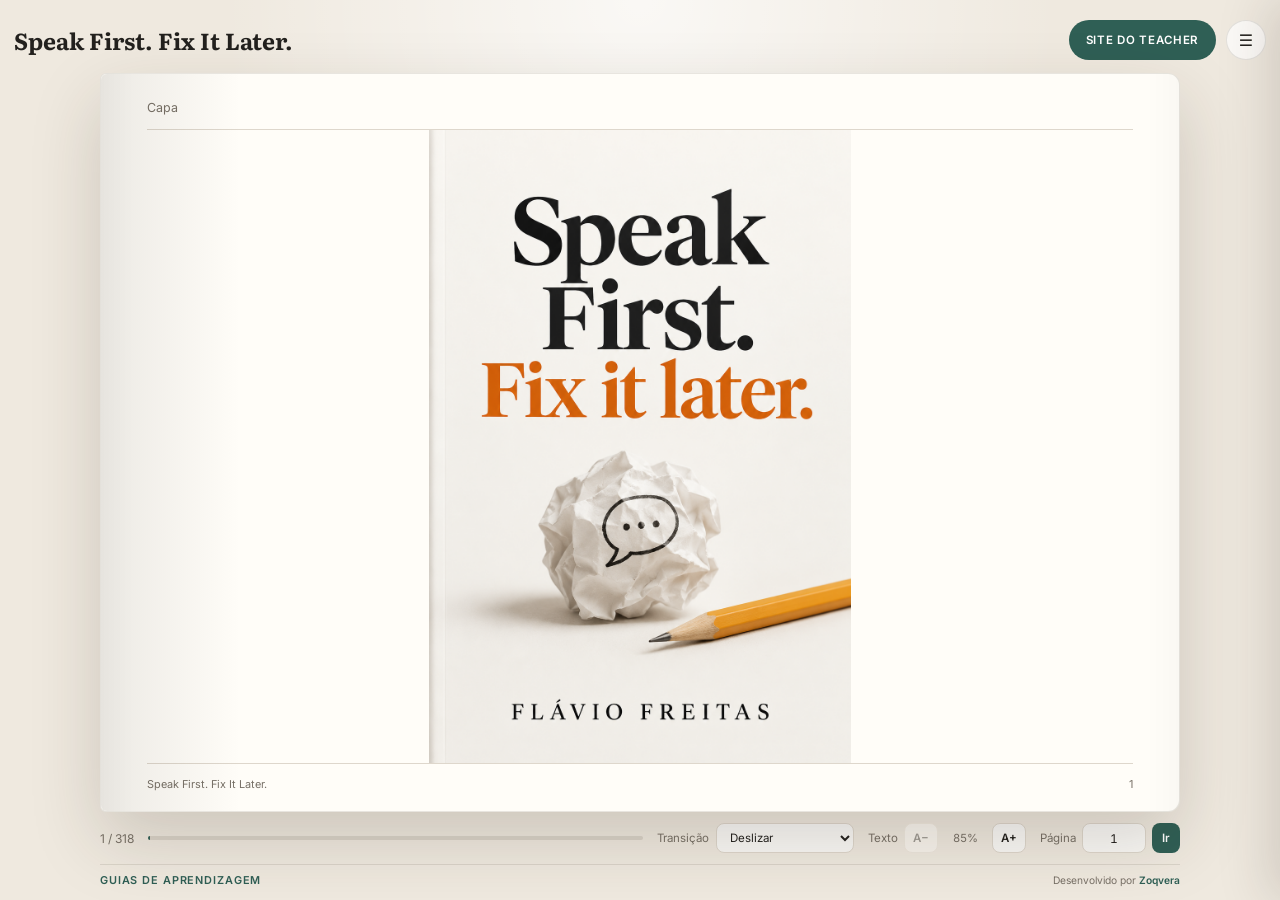
<file: index.html>
<!DOCTYPE html>
<html lang="pt-BR">
<head>
  <meta charset="UTF-8" />
  <meta name="viewport" content="width=device-width, initial-scale=1.0" />

  <!-- Google tag (gtag.js) -->
  <script async src="https://www.googletagmanager.com/gtag/js?id=G-YWSND82F9V"></script>
  <script>
    window.dataLayer = window.dataLayer || [];
    function gtag(){dataLayer.push(arguments);}
    gtag('js', new Date());

    gtag('config', 'G-YWSND82F9V');
  </script>

  <title>Speak First. Fix It Later. | Livro digital para aprender inglês</title>
  <meta name="description" content="Leia Speak First. Fix It Later., um livro sobre como aprender inglês com mais autonomia, constância, ciência, motivação e coragem para errar." />
  <meta name="author" content="Teacher Flavius" />
  <meta name="google-site-verification" content="cIH1tqcOJADhqxYC7yGxFRyToyqBp0pBdZEbv_6iko4" />
  <meta name="robots" content="index, follow, max-image-preview:large, max-snippet:-1, max-video-preview:-1" />
  <meta name="googlebot" content="index, follow, max-image-preview:large, max-snippet:-1, max-video-preview:-1" />
  <meta name="theme-color" content="#ffffff" />

  <link rel="canonical" href="https://zoqvera.github.io/Speak-First-Fix-it-Later/" />
  <link rel="alternate" hreflang="pt-BR" href="https://zoqvera.github.io/Speak-First-Fix-it-Later/" />

  <meta property="og:locale" content="pt_BR" />
  <meta property="og:type" content="book" />
  <meta property="og:site_name" content="Speak First. Fix It Later." />
  <meta property="og:title" content="Speak First. Fix It Later. | Livro digital para aprender inglês" />
  <meta property="og:description" content="Um livro sobre como aprender inglês com mais autonomia, constância, ciência, motivação e coragem para errar." />
  <meta property="og:url" content="https://zoqvera.github.io/Speak-First-Fix-it-Later/" />
  <meta property="og:image" content="https://zoqvera.github.io/Speak-First-Fix-it-Later/capa.webp" />
  <meta property="og:image:alt" content="Capa do livro Speak First. Fix It Later." />

  <meta name="twitter:card" content="summary_large_image" />
  <meta name="twitter:title" content="Speak First. Fix It Later. | Livro digital para aprender inglês" />
  <meta name="twitter:description" content="Um livro sobre como aprender inglês com mais autonomia, constância, ciência, motivação e coragem para errar." />
  <meta name="twitter:image" content="https://zoqvera.github.io/Speak-First-Fix-it-Later/capa.webp" />

  <script type="application/ld+json">
  {
    "@context": "https://schema.org",
    "@type": "Book",
    "name": "Speak First. Fix It Later.",
    "description": "Livro digital sobre aprendizagem de inglês com autonomia, constância, ciência, motivação e coragem para errar.",
    "inLanguage": "pt-BR",
    "url": "https://zoqvera.github.io/Speak-First-Fix-it-Later/",
    "image": "https://zoqvera.github.io/Speak-First-Fix-it-Later/capa.webp",
    "isAccessibleForFree": true,
    "genre": ["Educação", "Aprendizagem de idiomas", "Inglês"],
    "author": {
      "@type": "Person",
      "name": "Teacher Flavius",
      "url": "https://teacherflavius.com/"
    },
    "publisher": {
      "@type": "Organization",
      "name": "Zoqvera"
    }
  }
  </script>

  <script type="application/ld+json">
  {
    "@context": "https://schema.org",
    "@type": "WebSite",
    "name": "Speak First. Fix It Later.",
    "url": "https://zoqvera.github.io/Speak-First-Fix-it-Later/",
    "inLanguage": "pt-BR"
  }
  </script>

  <link rel="preconnect" href="https://fonts.googleapis.com" />
  <link rel="preconnect" href="https://fonts.gstatic.com" crossorigin />
  <link href="https://fonts.googleapis.com/css2?family=Literata:opsz,wght@7..72,400;7..72,600&family=Inter:wght@500;600&display=swap" rel="stylesheet" />
  <link rel="stylesheet" href="styles.css" />
  <link rel="stylesheet" href="cover-page.css" />
  <link rel="stylesheet" href="part-dividers.css" />
  <link rel="stylesheet" href="teacher-site-button.css" />
  <link rel="stylesheet" href="reader-font-controls.css?v=1" />
  <link rel="stylesheet" href="reader-transitions.css?v=1" />
  <link rel="stylesheet" href="edge-page-navigation.css?v=1" />
</head>
<body data-page-transition="slide">
  <main class="reader-shell">
    <header class="site-header">
      <div>
        <h1>Speak First. Fix It Later.</h1>
      </div>
      <div class="site-header__actions">
        <a class="teacher-site-button" href="https://teacherflavius.com" target="_blank" rel="noopener noreferrer">SITE DO TEACHER</a>
        <button id="tocButton" class="icon-button" type="button" aria-label="Abrir sumário">☰</button>
      </div>
    </header>

    <section class="book-stage" aria-label="Leitor do livro">
      <button id="prevPage" class="nav-button nav-button--left" type="button" aria-label="Página anterior">‹</button>

      <article id="book" class="book" aria-live="polite">
        <div id="page" class="page">
          <div class="page-topbar">
            <span id="pageLabel">Página 1</span>
          </div>
          <div id="pageContent" class="page-content"></div>
          <footer class="page-footer">
            <span>Speak First. Fix It Later.</span>
            <span id="pageNumber">1</span>
          </footer>
        </div>
      </article>

      <button id="nextPage" class="nav-button nav-button--right" type="button" aria-label="Próxima página">›</button>
    </section>

    <div class="reader-controls">
      <span id="progressText">1 / 1</span>
      <div class="progress-track" aria-hidden="true"><div id="progressBar" class="progress-bar"></div></div>
      <div class="transition-picker">
        <label for="pageTransition">Transição</label>
        <select id="pageTransition" aria-label="Efeito de transição entre páginas">
          <option value="slide">Deslizar</option>
          <option value="fade">Fade</option>
          <option value="flip">Folha 3D</option>
          <option value="none">Sem animação</option>
        </select>
      </div>
      <form id="pageJumpForm" class="page-jump" aria-label="Ir para uma página específica">
        <label for="pageJumpInput">Página</label>
        <input id="pageJumpInput" type="text" inputmode="numeric" pattern="[0-9]*" autocomplete="off" enterkeyhint="go" value="1" aria-label="Número da página" />
        <button type="submit">Ir</button>
      </form>
    </div>

    <footer class="digital-book-footer" aria-label="Links do livro digital">
      <a class="learning-guides-link" href="conteudos/">GUIAS DE APRENDIZAGEM</a>
      <span class="footer-credit">Desenvolvido por <a href="https://zoqvera.com" target="_blank" rel="noopener noreferrer">Zoqvera</a></span>
    </footer>
  </main>

  <button id="timer" type="button" hidden aria-hidden="true" tabindex="-1" style="display:none !important"></button>

  <aside id="toc" class="toc" aria-hidden="true">
    <div class="toc__header">
      <div>
        <p class="eyebrow">Navegação</p>
        <h2>Sumário</h2>
      </div>
      <button id="closeToc" class="icon-button" type="button" aria-label="Fechar sumário">×</button>
    </div>
    <nav id="tocList" class="toc__list" aria-label="Capítulos do livro"></nav>
  </aside>
  <div id="overlay" class="overlay" hidden></div>

  <noscript>
    <p>Este livro digital utiliza JavaScript para paginação e navegação. Ative o JavaScript no navegador para acessar o conteúdo completo.</p>
  </noscript>

  <script src="book-content.js"></script>
  <script src="introduction-override.js"></script>
  <script src="chapter-01-reflections.js?v=1"></script>
  <script src="chapter-02.js"></script>
  <script src="chapter-03.js"></script>
  <script src="chapter-04.js"></script>
  <script src="chapter-05.js"></script>
  <script src="chapter-06.js"></script>
  <script src="chapter-07.js"></script>
  <script src="chapter-08.js"></script>
  <script src="chapter-09.js"></script>
  <script src="chapter-10.js"></script>
  <script src="chapter-11.js?v=2"></script>
  <script src="chapters-12-14.js"></script>
  <script src="chapter-12-reflections.js?v=1"></script>
  <script src="chapter-13-reflections.js?v=1"></script>
  <script src="chapter-14-reflections.js?v=1"></script>
  <script src="chapters-15-17.js"></script>
  <script src="chapter-15-reflections.js?v=1"></script>
  <script src="chapter-16-reflections.js?v=1"></script>
  <script src="chapter-17-reflections.js?v=1"></script>
  <script src="chapters-18-20.js"></script>
  <script src="chapter-18-reflections.js?v=1"></script>
  <script src="chapter-19-reflections.js?v=1"></script>
  <script src="chapter-20-reflections.js?v=1"></script>
  <script src="chapters-21-23.js"></script>
  <script src="chapter-21-reflections.js?v=1"></script>
  <script src="chapter-22-reflections.js?v=1"></script>
  <script src="chapter-23-reflections.js?v=1"></script>
  <script src="epilogue.js"></script>
  <script src="references.js?v=1"></script>
  <script src="part-dividers.js"></script>
  <script src="content-cleanup.js"></script>
  <script src="app.js"></script>
  <script src="desktop-page-density.js?v=1"></script>
  <script src="part-dividers-style.js"></script>
  <script src="cover-page.js"></script>
  <script src="global-reading-progress.js?v=4"></script>
  <script src="desktop-total-book-pages.js?v=2"></script>
  <script src="reader-font-controls.js?v=1"></script>
  <script src="reader-transitions.js?v=1"></script>
  <script src="analytics-events.js?v=1"></script>
  <script src="reader-enhancements.js?v=1"></script>
</body>
</html>
</file>
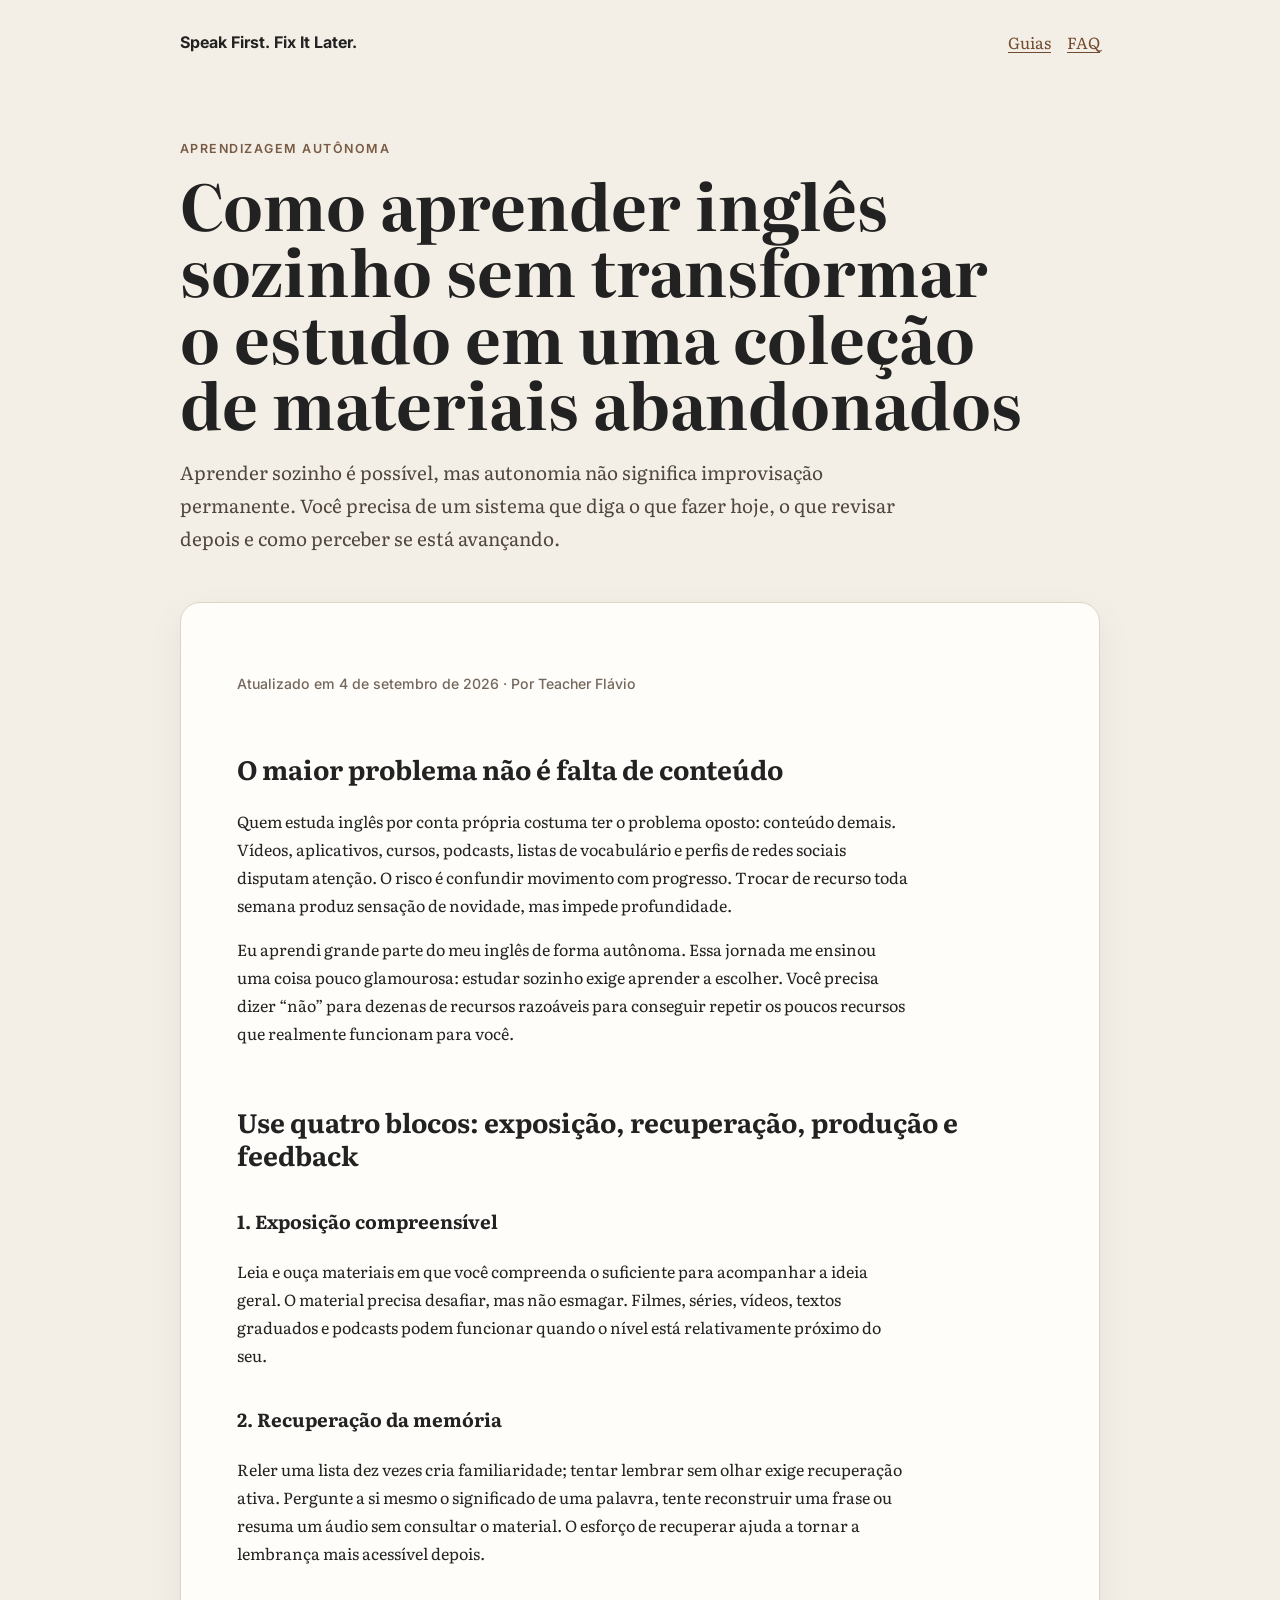
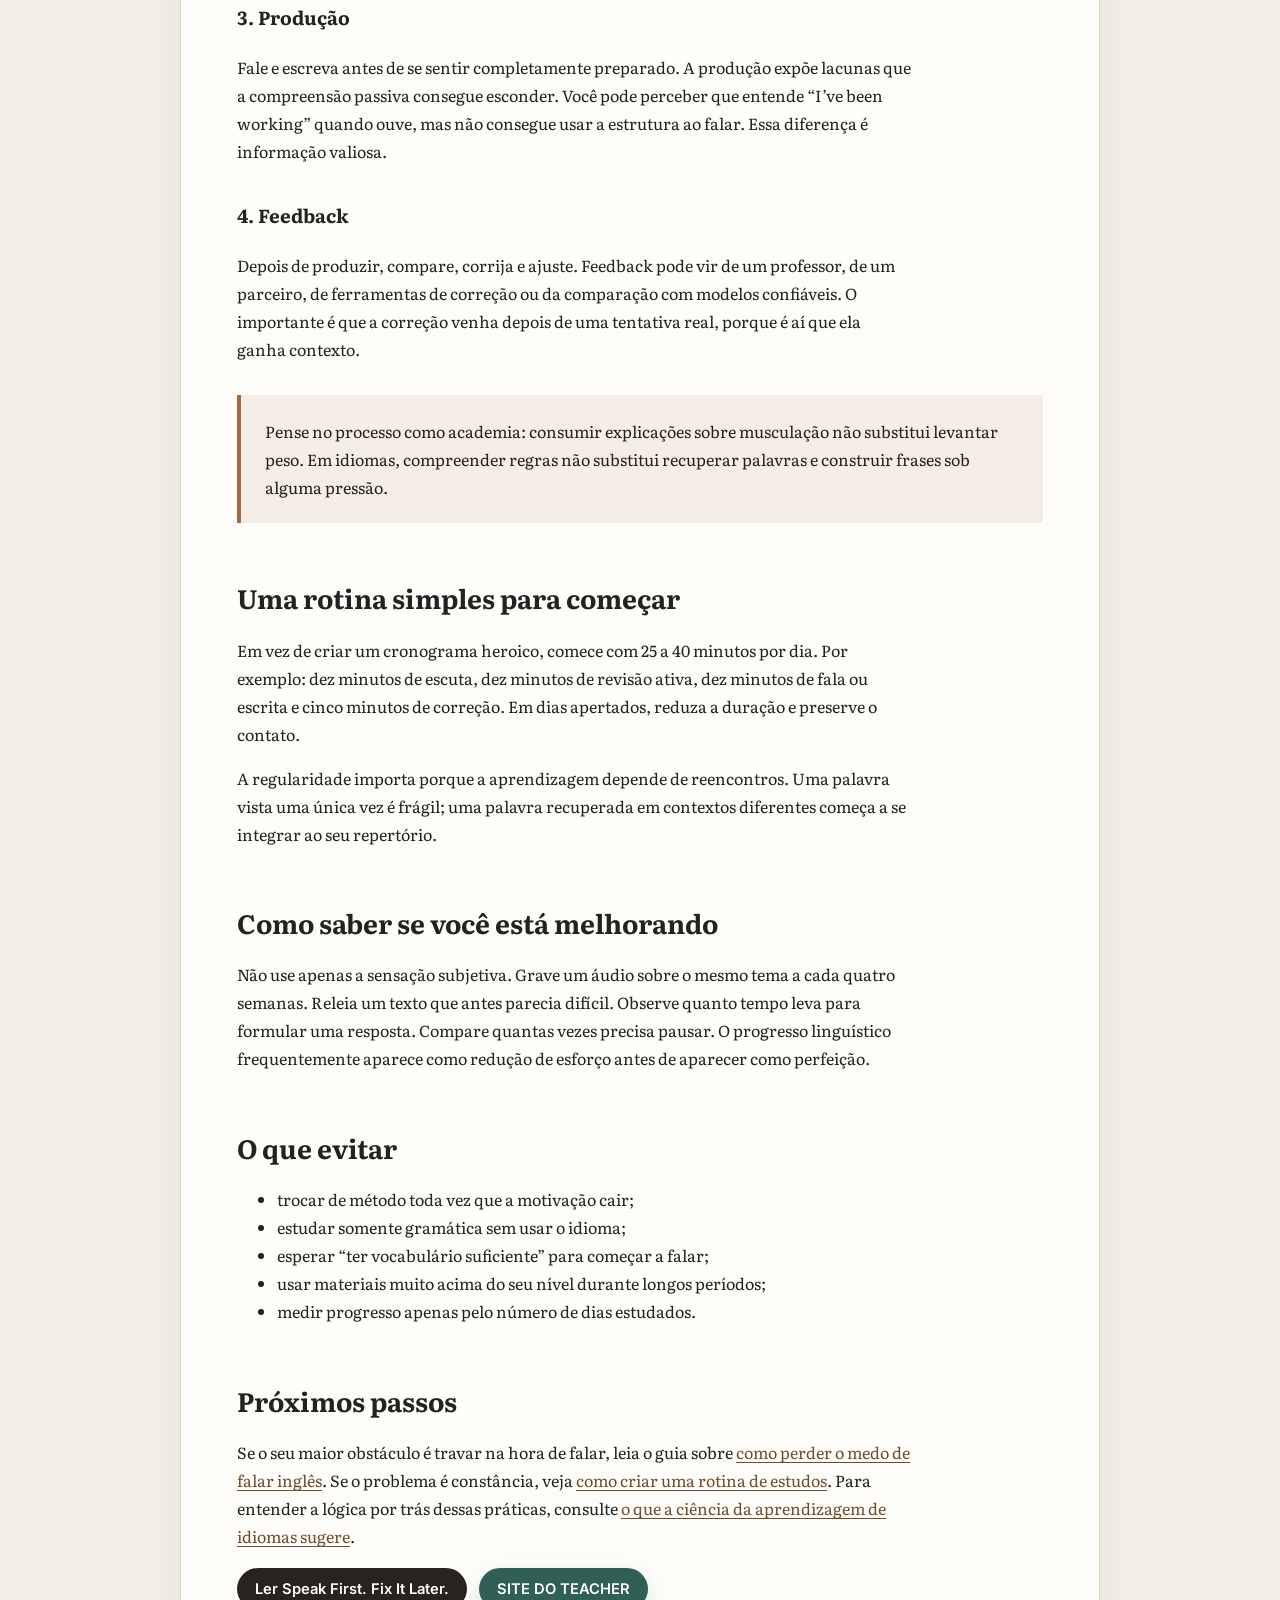
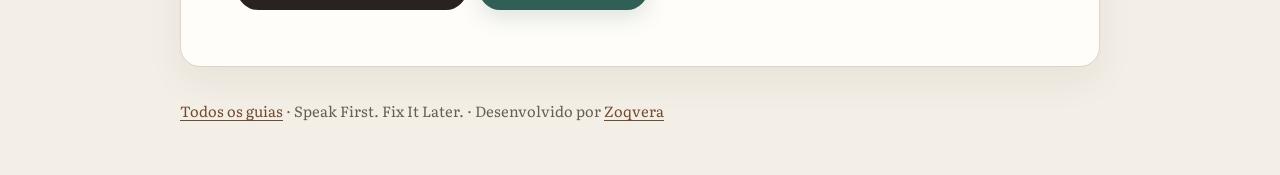
<file: aprender-ingles-sozinho/index.html>
<!doctype html><html lang="pt-BR"><head><meta charset="utf-8"><meta name="viewport" content="width=device-width,initial-scale=1"><title>Como aprender inglês sozinho: um método prático</title><meta name="description" content="Veja como aprender inglês sozinho com uma rotina baseada em exposição, prática, revisão, produção e feedback, sem depender de motivação constante."><meta name="robots" content="index,follow,max-image-preview:large"><link rel="canonical" href="https://zoqvera.github.io/Speak-First-Fix-it-Later/aprender-ingles-sozinho/"><meta property="og:locale" content="pt_BR"><meta property="og:type" content="article"><meta property="og:site_name" content="Speak First. Fix It Later."><meta property="og:title" content="Como aprender inglês sozinho: um método prático"><meta property="og:description" content="Um método para aprender inglês sozinho com exposição, recuperação da memória, produção e feedback."><meta property="og:url" content="https://zoqvera.github.io/Speak-First-Fix-it-Later/aprender-ingles-sozinho/"><meta property="og:image" content="https://zoqvera.github.io/Speak-First-Fix-it-Later/capa.png"><meta name="twitter:card" content="summary_large_image"><script type="application/ld+json">{"@context":"https://schema.org","@type":"Article","headline":"Como aprender inglês sozinho: um método prático","description":"Um método para aprender inglês sozinho com exposição, recuperação da memória, produção e feedback.","inLanguage":"pt-BR","dateModified":"2026-09-04","mainEntityOfPage":"https://zoqvera.github.io/Speak-First-Fix-it-Later/aprender-ingles-sozinho/","author":{"@type":"Person","name":"Teacher Flavius","url":"https://teacherflavius.com/"},"isPartOf":{"@type":"WebSite","name":"Speak First. Fix It Later.","url":"https://zoqvera.github.io/Speak-First-Fix-it-Later/"}}</script><link rel="preconnect" href="https://fonts.googleapis.com"><link rel="preconnect" href="https://fonts.gstatic.com" crossorigin><link href="https://fonts.googleapis.com/css2?family=Literata:opsz,wght@7..72,400;7..72,600&family=Inter:wght@500;600;700&display=swap" rel="stylesheet"><link rel="stylesheet" href="../seo-content.css"></head><body><header class="seo-header"><a class="seo-brand" href="../">Speak First. Fix It Later.</a><nav class="seo-nav"><a href="../conteudos/">Guias</a><a href="../faq-aprender-ingles/">FAQ</a></nav></header><main class="seo-main"><section class="hero"><p class="eyebrow">Aprendizagem autônoma</p><h1>Como aprender inglês sozinho sem transformar o estudo em uma coleção de materiais abandonados</h1><p class="lead">Aprender sozinho é possível, mas autonomia não significa improvisação permanente. Você precisa de um sistema que diga o que fazer hoje, o que revisar depois e como perceber se está avançando.</p></section><article class="content"><p class="meta">Atualizado em 4 de setembro de 2026 · Por Teacher Flávio</p><h2>O maior problema não é falta de conteúdo</h2><p>Quem estuda inglês por conta própria costuma ter o problema oposto: conteúdo demais. Vídeos, aplicativos, cursos, podcasts, listas de vocabulário e perfis de redes sociais disputam atenção. O risco é confundir movimento com progresso. Trocar de recurso toda semana produz sensação de novidade, mas impede profundidade.</p><p>Eu aprendi grande parte do meu inglês de forma autônoma. Essa jornada me ensinou uma coisa pouco glamourosa: estudar sozinho exige aprender a escolher. Você precisa dizer “não” para dezenas de recursos razoáveis para conseguir repetir os poucos recursos que realmente funcionam para você.</p><h2>Use quatro blocos: exposição, recuperação, produção e feedback</h2><h3>1. Exposição compreensível</h3><p>Leia e ouça materiais em que você compreenda o suficiente para acompanhar a ideia geral. O material precisa desafiar, mas não esmagar. Filmes, séries, vídeos, textos graduados e podcasts podem funcionar quando o nível está relativamente próximo do seu.</p><h3>2. Recuperação da memória</h3><p>Reler uma lista dez vezes cria familiaridade; tentar lembrar sem olhar exige recuperação ativa. Pergunte a si mesmo o significado de uma palavra, tente reconstruir uma frase ou resuma um áudio sem consultar o material. O esforço de recuperar ajuda a tornar a lembrança mais acessível depois.</p><h3>3. Produção</h3><p>Fale e escreva antes de se sentir completamente preparado. A produção expõe lacunas que a compreensão passiva consegue esconder. Você pode perceber que entende “I’ve been working” quando ouve, mas não consegue usar a estrutura ao falar. Essa diferença é informação valiosa.</p><h3>4. Feedback</h3><p>Depois de produzir, compare, corrija e ajuste. Feedback pode vir de um professor, de um parceiro, de ferramentas de correção ou da comparação com modelos confiáveis. O importante é que a correção venha depois de uma tentativa real, porque é aí que ela ganha contexto.</p><div class="callout">Pense no processo como academia: consumir explicações sobre musculação não substitui levantar peso. Em idiomas, compreender regras não substitui recuperar palavras e construir frases sob alguma pressão.</div><h2>Uma rotina simples para começar</h2><p>Em vez de criar um cronograma heroico, comece com 25 a 40 minutos por dia. Por exemplo: dez minutos de escuta, dez minutos de revisão ativa, dez minutos de fala ou escrita e cinco minutos de correção. Em dias apertados, reduza a duração e preserve o contato.</p><p>A regularidade importa porque a aprendizagem depende de reencontros. Uma palavra vista uma única vez é frágil; uma palavra recuperada em contextos diferentes começa a se integrar ao seu repertório.</p><h2>Como saber se você está melhorando</h2><p>Não use apenas a sensação subjetiva. Grave um áudio sobre o mesmo tema a cada quatro semanas. Releia um texto que antes parecia difícil. Observe quanto tempo leva para formular uma resposta. Compare quantas vezes precisa pausar. O progresso linguístico frequentemente aparece como redução de esforço antes de aparecer como perfeição.</p><h2>O que evitar</h2><ul><li>trocar de método toda vez que a motivação cair;</li><li>estudar somente gramática sem usar o idioma;</li><li>esperar “ter vocabulário suficiente” para começar a falar;</li><li>usar materiais muito acima do seu nível durante longos períodos;</li><li>medir progresso apenas pelo número de dias estudados.</li></ul><h2>Próximos passos</h2><p>Se o seu maior obstáculo é travar na hora de falar, leia o guia sobre <a class="text-link" href="../como-perder-o-medo-de-falar-ingles/">como perder o medo de falar inglês</a>. Se o problema é constância, veja <a class="text-link" href="../rotina-de-estudos-em-ingles/">como criar uma rotina de estudos</a>. Para entender a lógica por trás dessas práticas, consulte <a class="text-link" href="../ciencia-da-aprendizagem-de-idiomas/">o que a ciência da aprendizagem de idiomas sugere</a>.</p><div class="cta-row"><a class="book-cta" href="../">Ler Speak First. Fix It Later.</a><a class="teacher-cta" href="https://teacherflavius.com" target="_blank" rel="noopener noreferrer">SITE DO TEACHER</a></div></article></main><footer class="seo-footer"><a class="text-link" href="../conteudos/">Todos os guias</a> · Speak First. Fix It Later. · Desenvolvido por <a class="text-link" href="https://zoqvera.com" target="_blank" rel="noopener noreferrer">Zoqvera</a></footer></body></html>
</file>
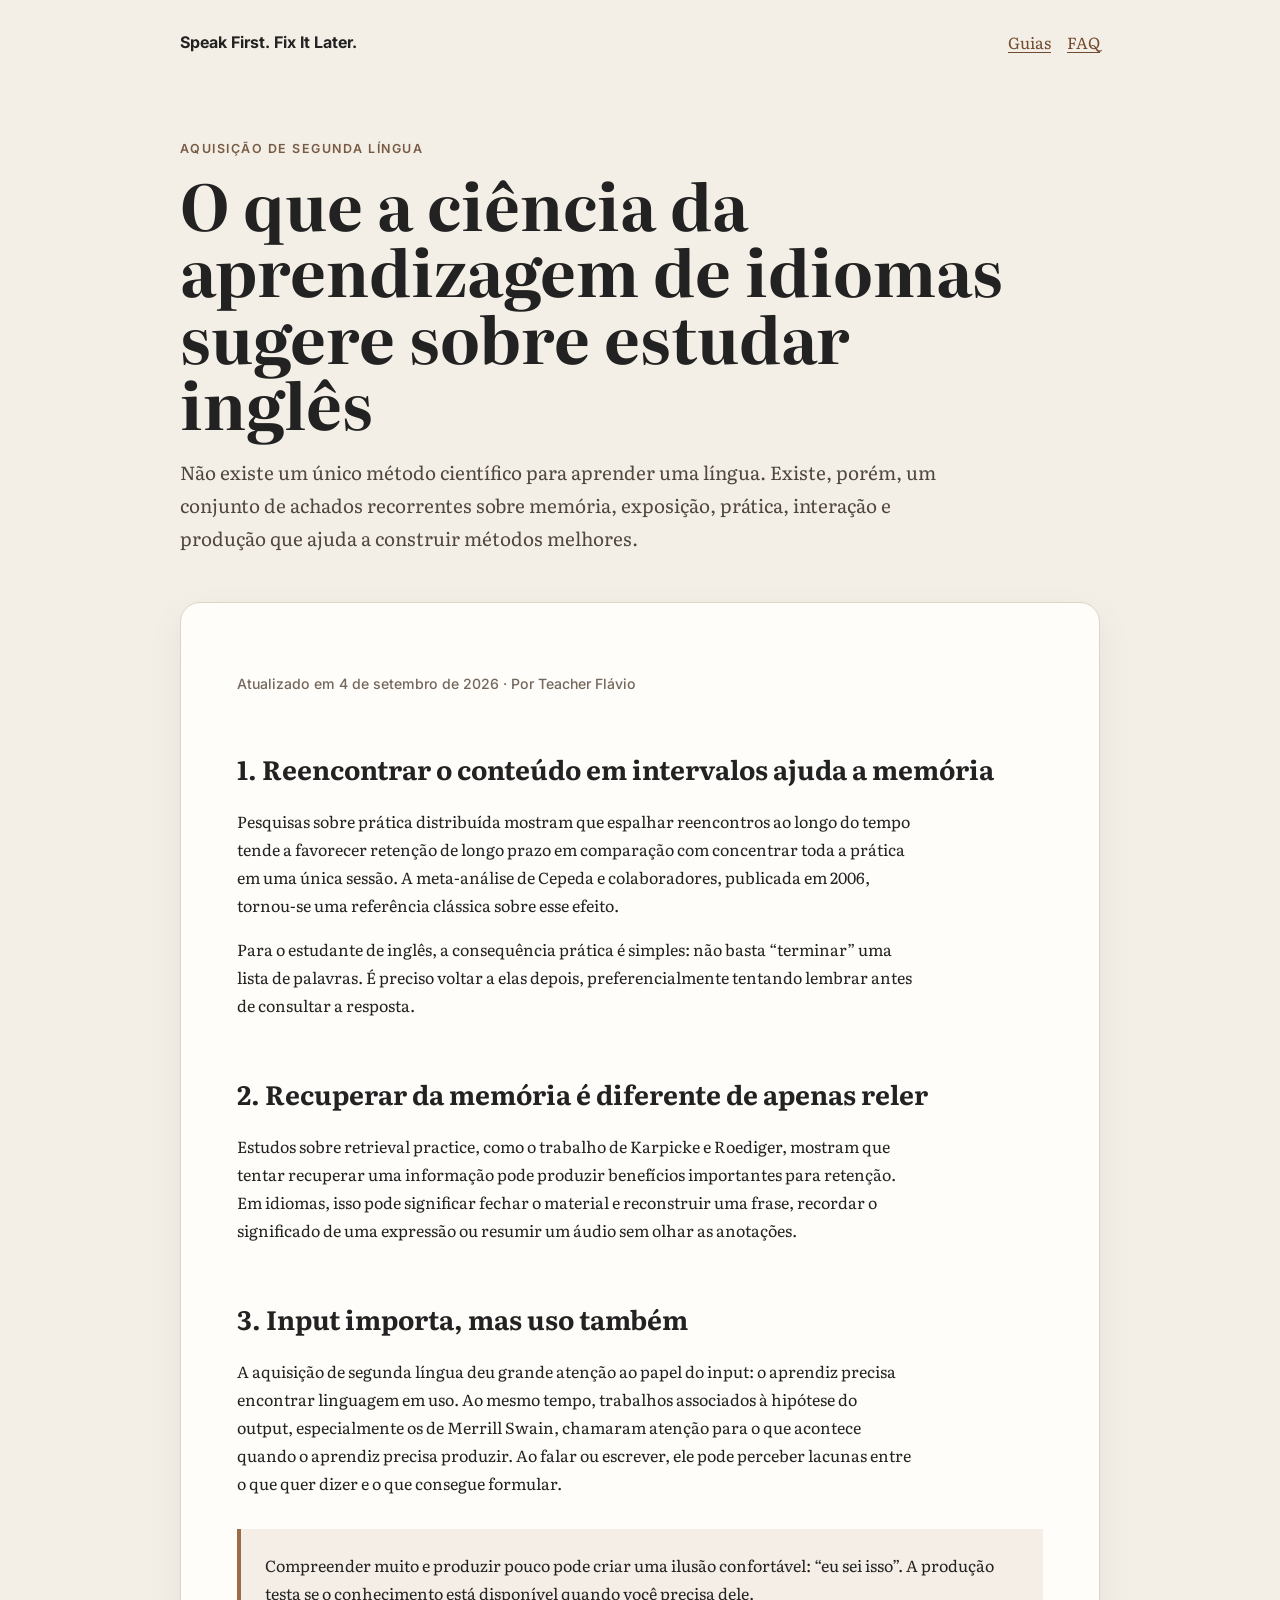
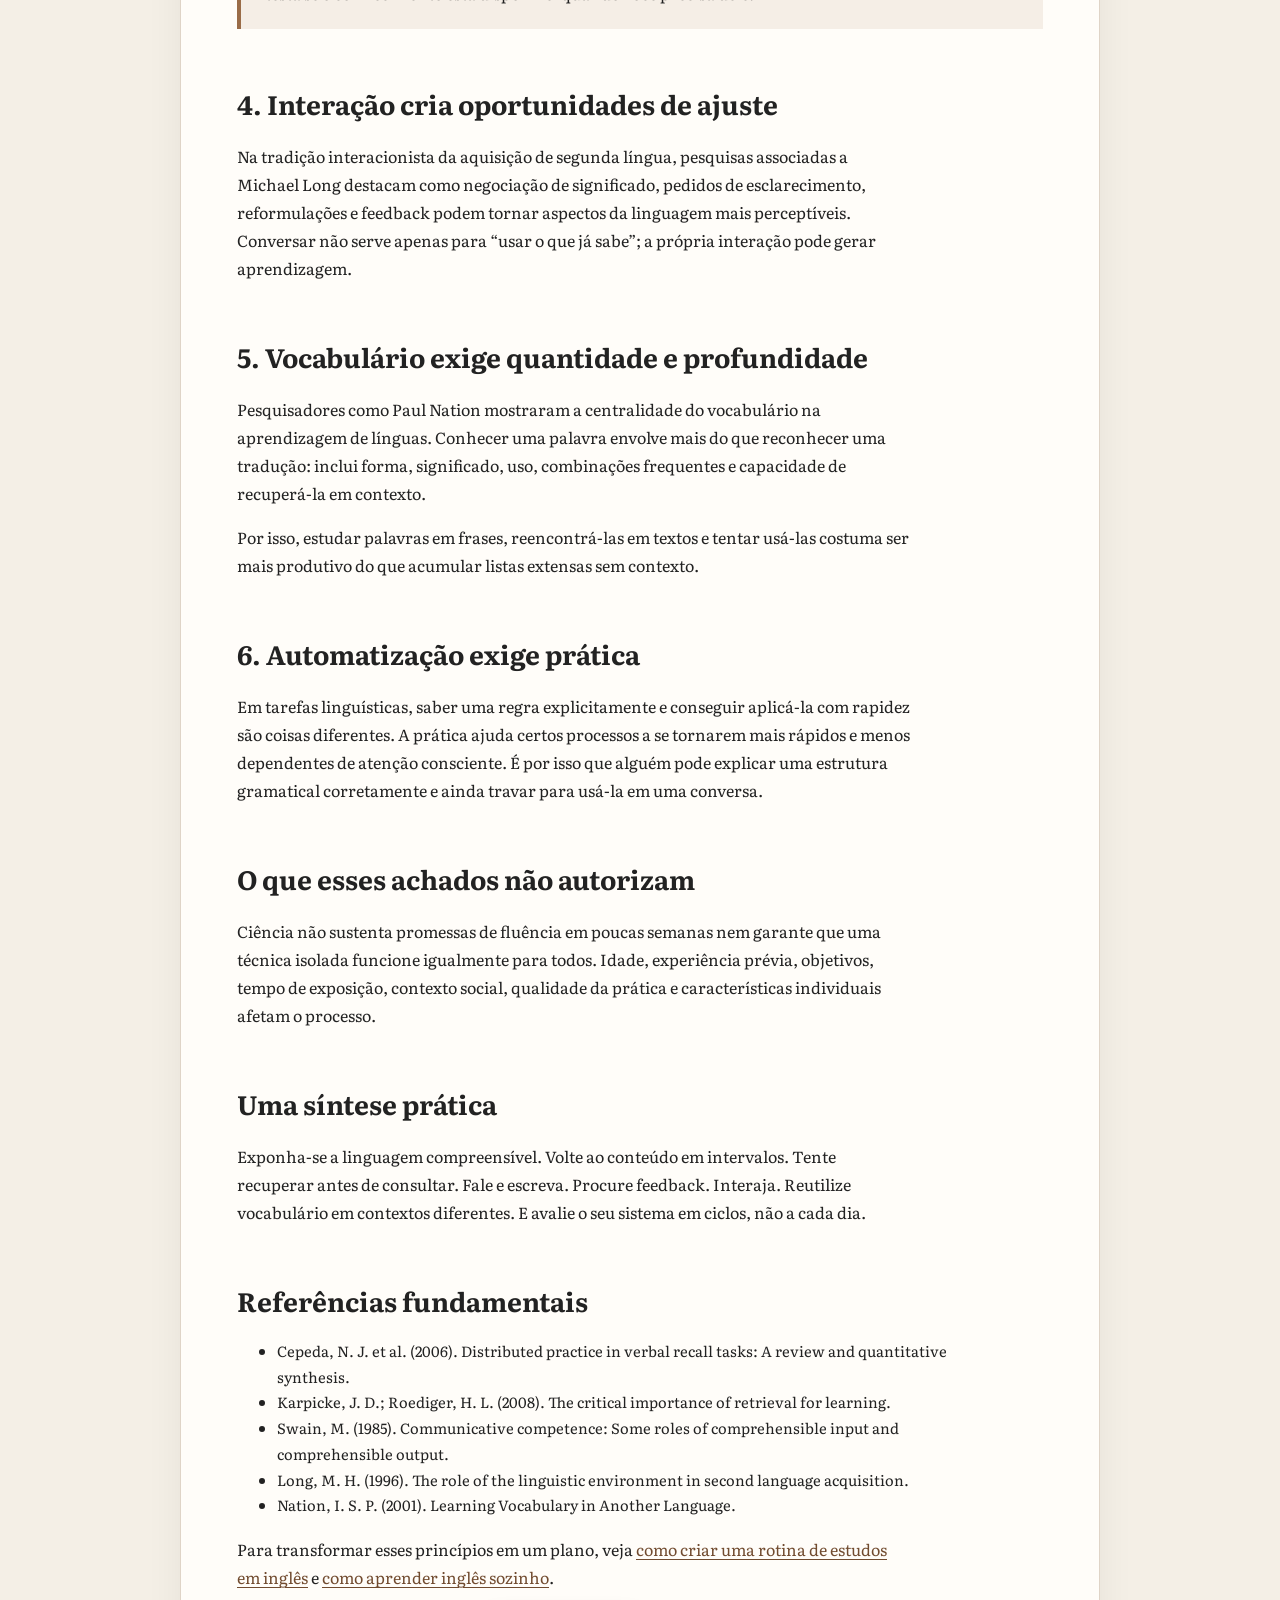
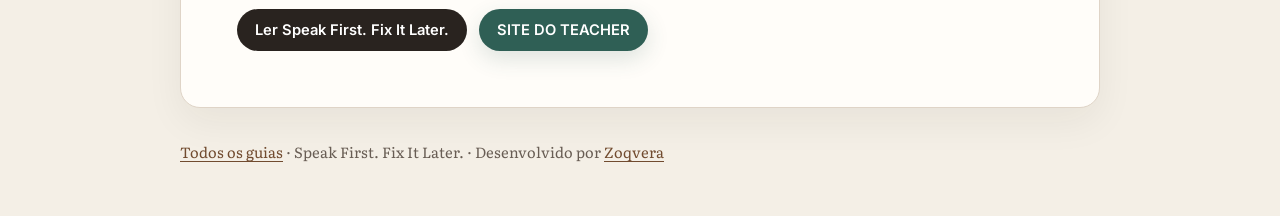
<file: ciencia-da-aprendizagem-de-idiomas/index.html>
<!doctype html><html lang="pt-BR"><head><meta charset="utf-8"><meta name="viewport" content="width=device-width,initial-scale=1"><title>Ciência da aprendizagem de idiomas: o que ajuda de verdade</title><meta name="description" content="Entenda o que pesquisas sobre memória e aquisição de segunda língua sugerem sobre prática, revisão espaçada, produção, input e interação."><meta name="robots" content="index,follow,max-image-preview:large"><link rel="canonical" href="https://zoqvera.github.io/Speak-First-Fix-it-Later/ciencia-da-aprendizagem-de-idiomas/"><meta property="og:locale" content="pt_BR"><meta property="og:type" content="article"><meta property="og:site_name" content="Speak First. Fix It Later."><meta property="og:title" content="Ciência da aprendizagem de idiomas: o que ajuda de verdade"><meta property="og:description" content="O que pesquisas sobre memória e aquisição de segunda língua sugerem sobre prática, input, interação, revisão e produção."><meta property="og:url" content="https://zoqvera.github.io/Speak-First-Fix-it-Later/ciencia-da-aprendizagem-de-idiomas/"><meta property="og:image" content="https://zoqvera.github.io/Speak-First-Fix-it-Later/capa.png"><meta name="twitter:card" content="summary_large_image"><script type="application/ld+json">{"@context":"https://schema.org","@type":"Article","headline":"Ciência da aprendizagem de idiomas: o que ajuda de verdade","description":"O que pesquisas sobre memória e aquisição de segunda língua sugerem sobre prática, input, interação, revisão e produção.","inLanguage":"pt-BR","dateModified":"2026-09-04","mainEntityOfPage":"https://zoqvera.github.io/Speak-First-Fix-it-Later/ciencia-da-aprendizagem-de-idiomas/","author":{"@type":"Person","name":"Teacher Flavius","url":"https://teacherflavius.com/"},"isPartOf":{"@type":"WebSite","name":"Speak First. Fix It Later.","url":"https://zoqvera.github.io/Speak-First-Fix-it-Later/"}}</script><link rel="preconnect" href="https://fonts.googleapis.com"><link rel="preconnect" href="https://fonts.gstatic.com" crossorigin><link href="https://fonts.googleapis.com/css2?family=Literata:opsz,wght@7..72,400;7..72,600&family=Inter:wght@500;600;700&display=swap" rel="stylesheet"><link rel="stylesheet" href="../seo-content.css"></head><body><header class="seo-header"><a class="seo-brand" href="../">Speak First. Fix It Later.</a><nav class="seo-nav"><a href="../conteudos/">Guias</a><a href="../faq-aprender-ingles/">FAQ</a></nav></header><main class="seo-main"><section class="hero"><p class="eyebrow">Aquisição de segunda língua</p><h1>O que a ciência da aprendizagem de idiomas sugere sobre estudar inglês</h1><p class="lead">Não existe um único método científico para aprender uma língua. Existe, porém, um conjunto de achados recorrentes sobre memória, exposição, prática, interação e produção que ajuda a construir métodos melhores.</p></section><article class="content"><p class="meta">Atualizado em 4 de setembro de 2026 · Por Teacher Flávio</p><h2>1. Reencontrar o conteúdo em intervalos ajuda a memória</h2><p>Pesquisas sobre prática distribuída mostram que espalhar reencontros ao longo do tempo tende a favorecer retenção de longo prazo em comparação com concentrar toda a prática em uma única sessão. A meta-análise de Cepeda e colaboradores, publicada em 2006, tornou-se uma referência clássica sobre esse efeito.</p><p>Para o estudante de inglês, a consequência prática é simples: não basta “terminar” uma lista de palavras. É preciso voltar a elas depois, preferencialmente tentando lembrar antes de consultar a resposta.</p><h2>2. Recuperar da memória é diferente de apenas reler</h2><p>Estudos sobre retrieval practice, como o trabalho de Karpicke e Roediger, mostram que tentar recuperar uma informação pode produzir benefícios importantes para retenção. Em idiomas, isso pode significar fechar o material e reconstruir uma frase, recordar o significado de uma expressão ou resumir um áudio sem olhar as anotações.</p><h2>3. Input importa, mas uso também</h2><p>A aquisição de segunda língua deu grande atenção ao papel do input: o aprendiz precisa encontrar linguagem em uso. Ao mesmo tempo, trabalhos associados à hipótese do output, especialmente os de Merrill Swain, chamaram atenção para o que acontece quando o aprendiz precisa produzir. Ao falar ou escrever, ele pode perceber lacunas entre o que quer dizer e o que consegue formular.</p><div class="callout">Compreender muito e produzir pouco pode criar uma ilusão confortável: “eu sei isso”. A produção testa se o conhecimento está disponível quando você precisa dele.</div><h2>4. Interação cria oportunidades de ajuste</h2><p>Na tradição interacionista da aquisição de segunda língua, pesquisas associadas a Michael Long destacam como negociação de significado, pedidos de esclarecimento, reformulações e feedback podem tornar aspectos da linguagem mais perceptíveis. Conversar não serve apenas para “usar o que já sabe”; a própria interação pode gerar aprendizagem.</p><h2>5. Vocabulário exige quantidade e profundidade</h2><p>Pesquisadores como Paul Nation mostraram a centralidade do vocabulário na aprendizagem de línguas. Conhecer uma palavra envolve mais do que reconhecer uma tradução: inclui forma, significado, uso, combinações frequentes e capacidade de recuperá-la em contexto.</p><p>Por isso, estudar palavras em frases, reencontrá-las em textos e tentar usá-las costuma ser mais produtivo do que acumular listas extensas sem contexto.</p><h2>6. Automatização exige prática</h2><p>Em tarefas linguísticas, saber uma regra explicitamente e conseguir aplicá-la com rapidez são coisas diferentes. A prática ajuda certos processos a se tornarem mais rápidos e menos dependentes de atenção consciente. É por isso que alguém pode explicar uma estrutura gramatical corretamente e ainda travar para usá-la em uma conversa.</p><h2>O que esses achados não autorizam</h2><p>Ciência não sustenta promessas de fluência em poucas semanas nem garante que uma técnica isolada funcione igualmente para todos. Idade, experiência prévia, objetivos, tempo de exposição, contexto social, qualidade da prática e características individuais afetam o processo.</p><h2>Uma síntese prática</h2><p>Exponha-se a linguagem compreensível. Volte ao conteúdo em intervalos. Tente recuperar antes de consultar. Fale e escreva. Procure feedback. Interaja. Reutilize vocabulário em contextos diferentes. E avalie o seu sistema em ciclos, não a cada dia.</p><h2>Referências fundamentais</h2><ul class="sources"><li>Cepeda, N. J. et al. (2006). Distributed practice in verbal recall tasks: A review and quantitative synthesis.</li><li>Karpicke, J. D.; Roediger, H. L. (2008). The critical importance of retrieval for learning.</li><li>Swain, M. (1985). Communicative competence: Some roles of comprehensible input and comprehensible output.</li><li>Long, M. H. (1996). The role of the linguistic environment in second language acquisition.</li><li>Nation, I. S. P. (2001). Learning Vocabulary in Another Language.</li></ul><p>Para transformar esses princípios em um plano, veja <a class="text-link" href="../rotina-de-estudos-em-ingles/">como criar uma rotina de estudos em inglês</a> e <a class="text-link" href="../aprender-ingles-sozinho/">como aprender inglês sozinho</a>.</p><div class="cta-row"><a class="book-cta" href="../">Ler Speak First. Fix It Later.</a><a class="teacher-cta" href="https://teacherflavius.com" target="_blank" rel="noopener noreferrer">SITE DO TEACHER</a></div></article></main><footer class="seo-footer"><a class="text-link" href="../conteudos/">Todos os guias</a> · Speak First. Fix It Later. · Desenvolvido por <a class="text-link" href="https://zoqvera.com" target="_blank" rel="noopener noreferrer">Zoqvera</a></footer></body></html>
</file>
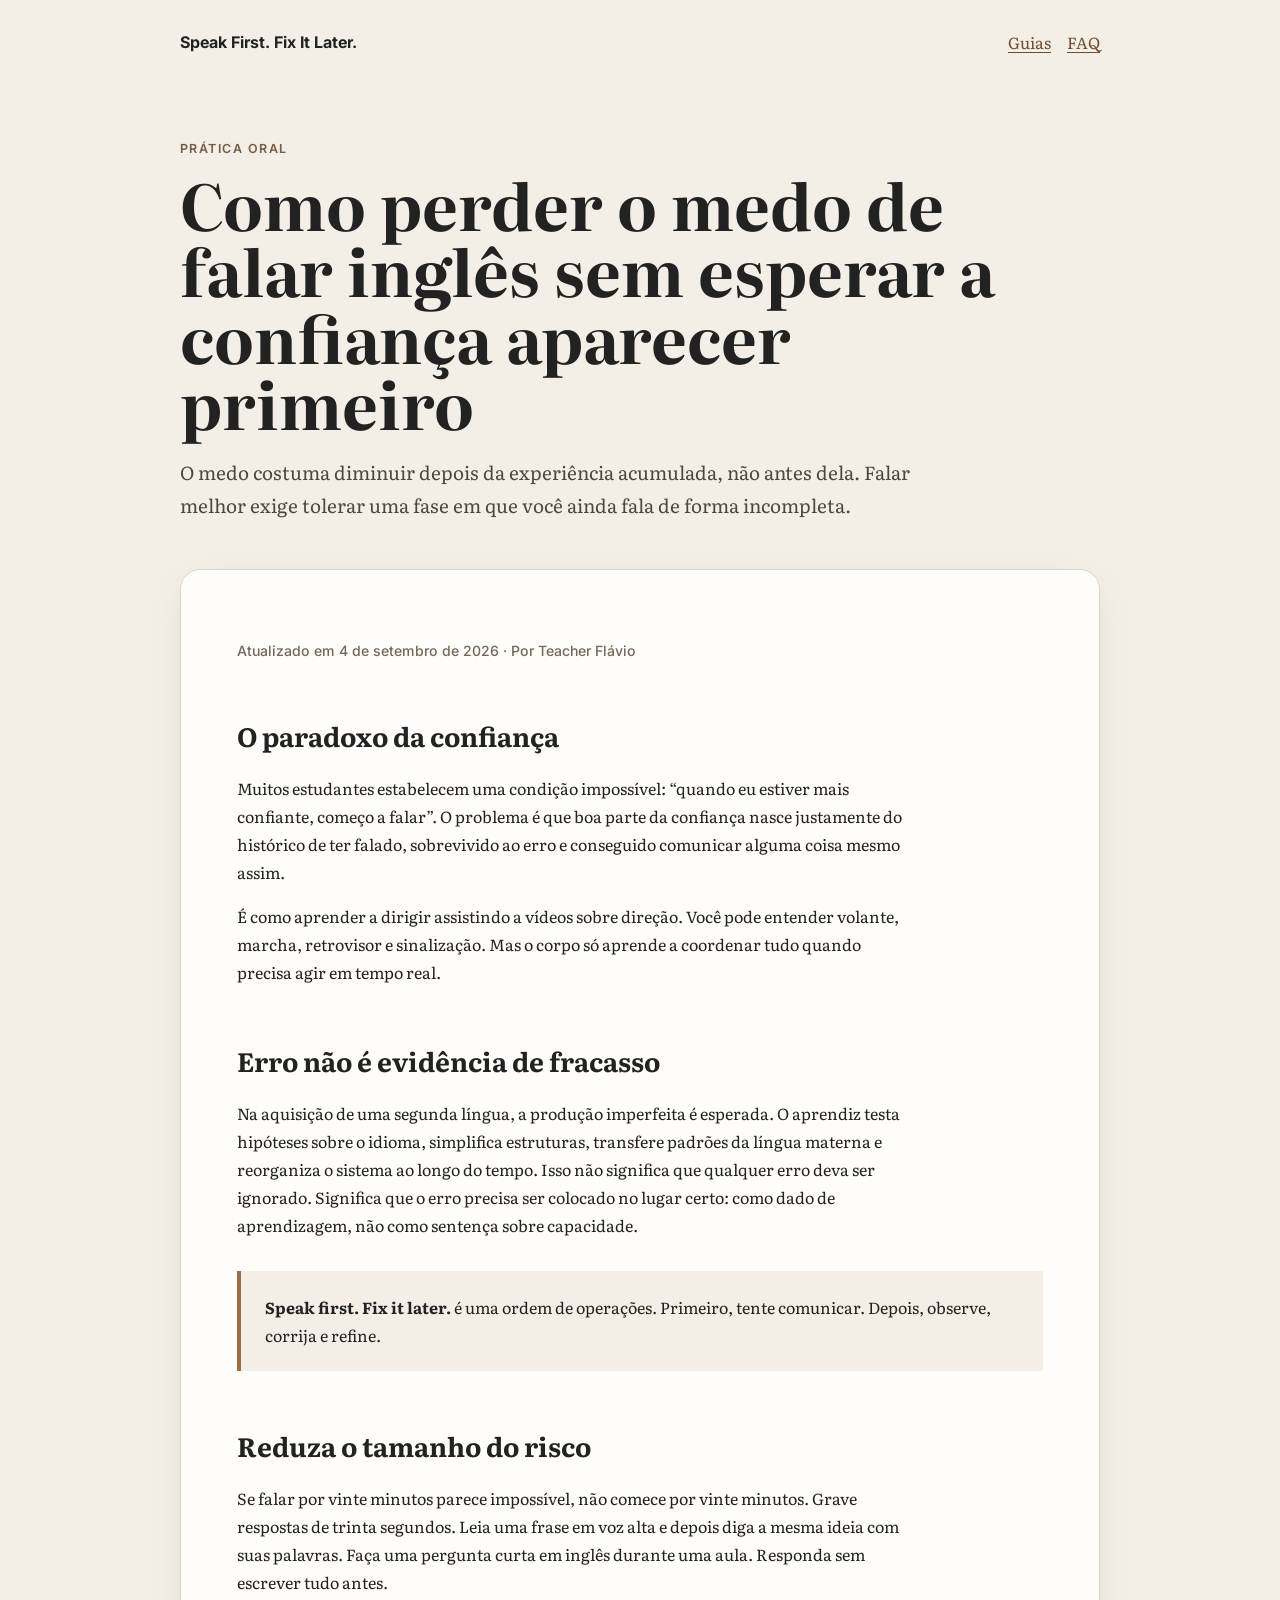
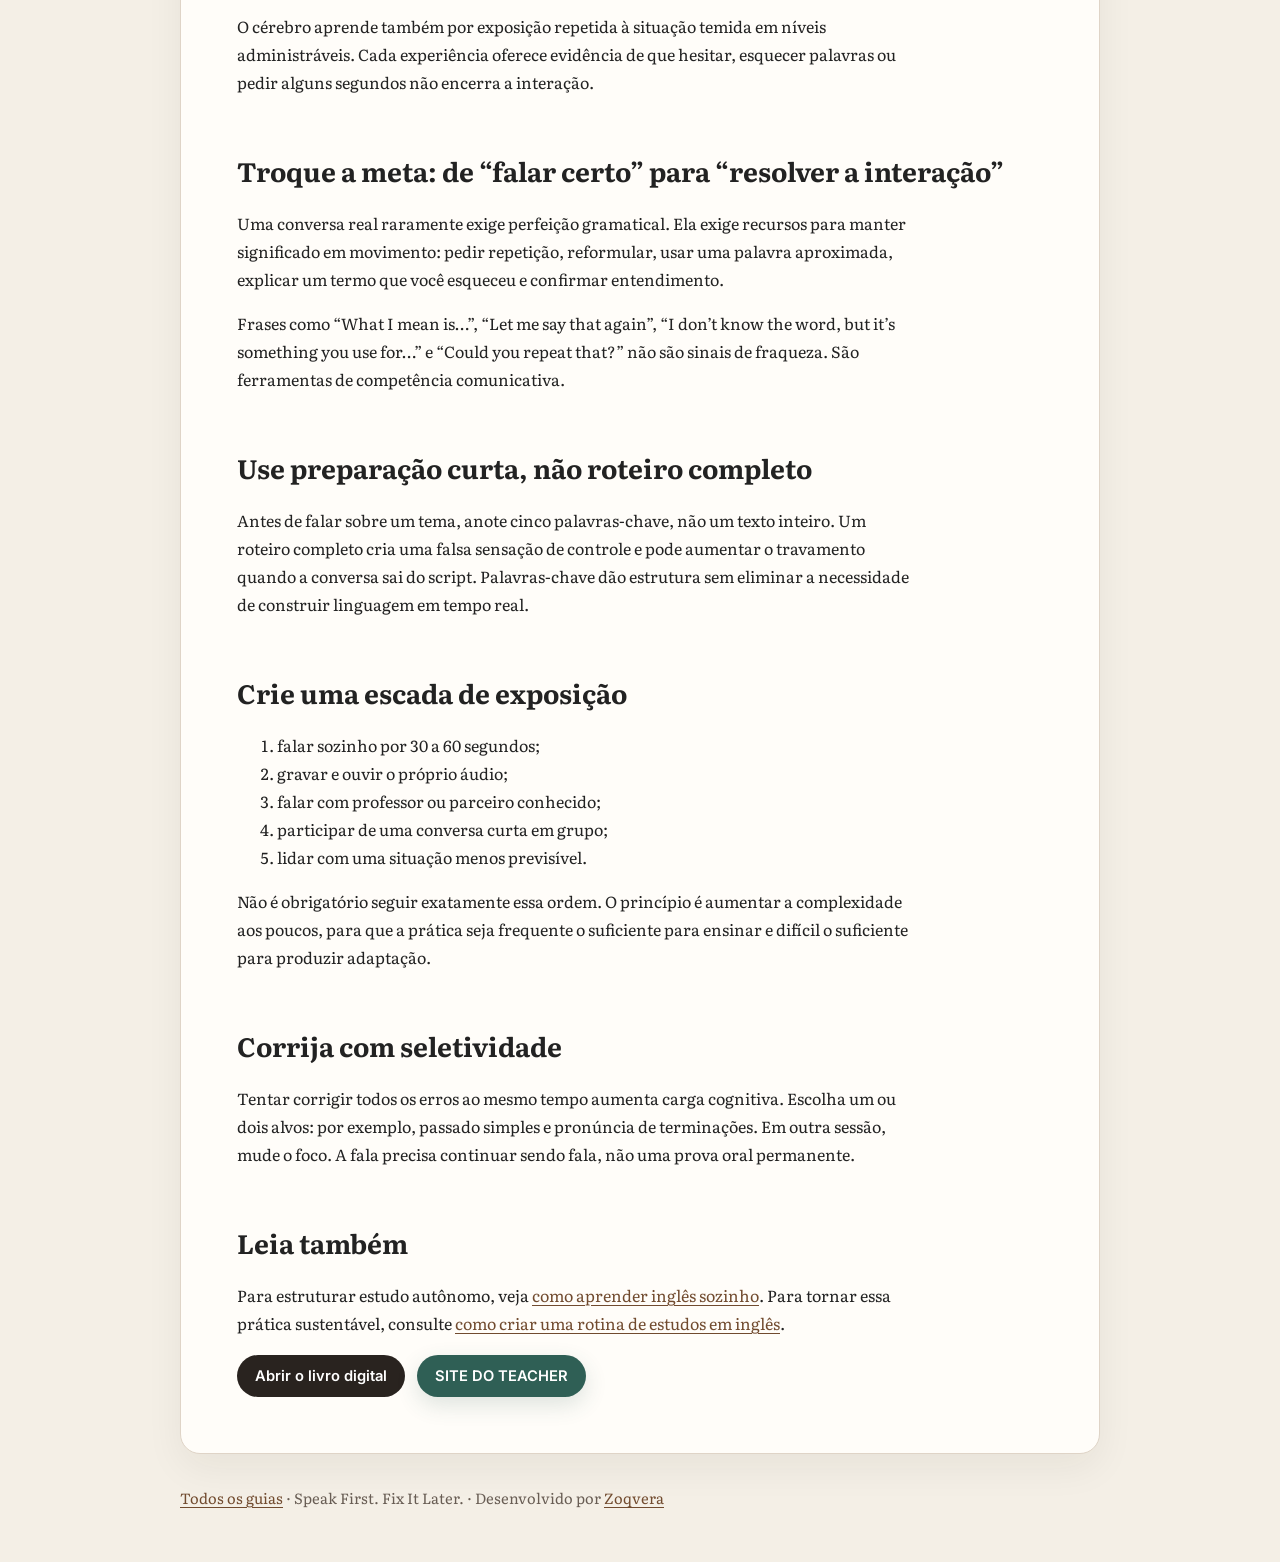
<file: como-perder-o-medo-de-falar-ingles/index.html>
<!doctype html><html lang="pt-BR"><head><meta charset="utf-8"><meta name="viewport" content="width=device-width,initial-scale=1"><title>Como perder o medo de falar inglês</title><meta name="description" content="Entenda por que o medo de errar trava a fala em inglês e veja estratégias práticas para começar a falar antes de se sentir totalmente confiante."><meta name="robots" content="index,follow,max-image-preview:large"><link rel="canonical" href="https://zoqvera.github.io/Speak-First-Fix-it-Later/como-perder-o-medo-de-falar-ingles/"><meta property="og:locale" content="pt_BR"><meta property="og:type" content="article"><meta property="og:site_name" content="Speak First. Fix It Later."><meta property="og:title" content="Como perder o medo de falar inglês"><meta property="og:description" content="Estratégias práticas para falar inglês antes de se sentir totalmente confiante e usar o erro como parte da aprendizagem."><meta property="og:url" content="https://zoqvera.github.io/Speak-First-Fix-it-Later/como-perder-o-medo-de-falar-ingles/"><meta property="og:image" content="https://zoqvera.github.io/Speak-First-Fix-it-Later/capa.png"><meta name="twitter:card" content="summary_large_image"><script type="application/ld+json">{"@context":"https://schema.org","@type":"Article","headline":"Como perder o medo de falar inglês","description":"Estratégias práticas para começar a falar inglês antes de se sentir totalmente confiante.","inLanguage":"pt-BR","dateModified":"2026-09-04","mainEntityOfPage":"https://zoqvera.github.io/Speak-First-Fix-it-Later/como-perder-o-medo-de-falar-ingles/","author":{"@type":"Person","name":"Teacher Flavius","url":"https://teacherflavius.com/"},"isPartOf":{"@type":"WebSite","name":"Speak First. Fix It Later.","url":"https://zoqvera.github.io/Speak-First-Fix-it-Later/"}}</script><link rel="preconnect" href="https://fonts.googleapis.com"><link rel="preconnect" href="https://fonts.gstatic.com" crossorigin><link href="https://fonts.googleapis.com/css2?family=Literata:opsz,wght@7..72,400;7..72,600&family=Inter:wght@500;600;700&display=swap" rel="stylesheet"><link rel="stylesheet" href="../seo-content.css"></head><body><header class="seo-header"><a class="seo-brand" href="../">Speak First. Fix It Later.</a><nav class="seo-nav"><a href="../conteudos/">Guias</a><a href="../faq-aprender-ingles/">FAQ</a></nav></header><main class="seo-main"><section class="hero"><p class="eyebrow">Prática oral</p><h1>Como perder o medo de falar inglês sem esperar a confiança aparecer primeiro</h1><p class="lead">O medo costuma diminuir depois da experiência acumulada, não antes dela. Falar melhor exige tolerar uma fase em que você ainda fala de forma incompleta.</p></section><article class="content"><p class="meta">Atualizado em 4 de setembro de 2026 · Por Teacher Flávio</p><h2>O paradoxo da confiança</h2><p>Muitos estudantes estabelecem uma condição impossível: “quando eu estiver mais confiante, começo a falar”. O problema é que boa parte da confiança nasce justamente do histórico de ter falado, sobrevivido ao erro e conseguido comunicar alguma coisa mesmo assim.</p><p>É como aprender a dirigir assistindo a vídeos sobre direção. Você pode entender volante, marcha, retrovisor e sinalização. Mas o corpo só aprende a coordenar tudo quando precisa agir em tempo real.</p><h2>Erro não é evidência de fracasso</h2><p>Na aquisição de uma segunda língua, a produção imperfeita é esperada. O aprendiz testa hipóteses sobre o idioma, simplifica estruturas, transfere padrões da língua materna e reorganiza o sistema ao longo do tempo. Isso não significa que qualquer erro deva ser ignorado. Significa que o erro precisa ser colocado no lugar certo: como dado de aprendizagem, não como sentença sobre capacidade.</p><div class="callout"><strong>Speak first. Fix it later.</strong> é uma ordem de operações. Primeiro, tente comunicar. Depois, observe, corrija e refine.</div><h2>Reduza o tamanho do risco</h2><p>Se falar por vinte minutos parece impossível, não comece por vinte minutos. Grave respostas de trinta segundos. Leia uma frase em voz alta e depois diga a mesma ideia com suas palavras. Faça uma pergunta curta em inglês durante uma aula. Responda sem escrever tudo antes.</p><p>O cérebro aprende também por exposição repetida à situação temida em níveis administráveis. Cada experiência oferece evidência de que hesitar, esquecer palavras ou pedir alguns segundos não encerra a interação.</p><h2>Troque a meta: de “falar certo” para “resolver a interação”</h2><p>Uma conversa real raramente exige perfeição gramatical. Ela exige recursos para manter significado em movimento: pedir repetição, reformular, usar uma palavra aproximada, explicar um termo que você esqueceu e confirmar entendimento.</p><p>Frases como “What I mean is…”, “Let me say that again”, “I don’t know the word, but it’s something you use for…” e “Could you repeat that?” não são sinais de fraqueza. São ferramentas de competência comunicativa.</p><h2>Use preparação curta, não roteiro completo</h2><p>Antes de falar sobre um tema, anote cinco palavras-chave, não um texto inteiro. Um roteiro completo cria uma falsa sensação de controle e pode aumentar o travamento quando a conversa sai do script. Palavras-chave dão estrutura sem eliminar a necessidade de construir linguagem em tempo real.</p><h2>Crie uma escada de exposição</h2><ol><li>falar sozinho por 30 a 60 segundos;</li><li>gravar e ouvir o próprio áudio;</li><li>falar com professor ou parceiro conhecido;</li><li>participar de uma conversa curta em grupo;</li><li>lidar com uma situação menos previsível.</li></ol><p>Não é obrigatório seguir exatamente essa ordem. O princípio é aumentar a complexidade aos poucos, para que a prática seja frequente o suficiente para ensinar e difícil o suficiente para produzir adaptação.</p><h2>Corrija com seletividade</h2><p>Tentar corrigir todos os erros ao mesmo tempo aumenta carga cognitiva. Escolha um ou dois alvos: por exemplo, passado simples e pronúncia de terminações. Em outra sessão, mude o foco. A fala precisa continuar sendo fala, não uma prova oral permanente.</p><h2>Leia também</h2><p>Para estruturar estudo autônomo, veja <a class="text-link" href="../aprender-ingles-sozinho/">como aprender inglês sozinho</a>. Para tornar essa prática sustentável, consulte <a class="text-link" href="../rotina-de-estudos-em-ingles/">como criar uma rotina de estudos em inglês</a>.</p><div class="cta-row"><a class="book-cta" href="../">Abrir o livro digital</a><a class="teacher-cta" href="https://teacherflavius.com" target="_blank" rel="noopener noreferrer">SITE DO TEACHER</a></div></article></main><footer class="seo-footer"><a class="text-link" href="../conteudos/">Todos os guias</a> · Speak First. Fix It Later. · Desenvolvido por <a class="text-link" href="https://zoqvera.com" target="_blank" rel="noopener noreferrer">Zoqvera</a></footer></body></html>
</file>
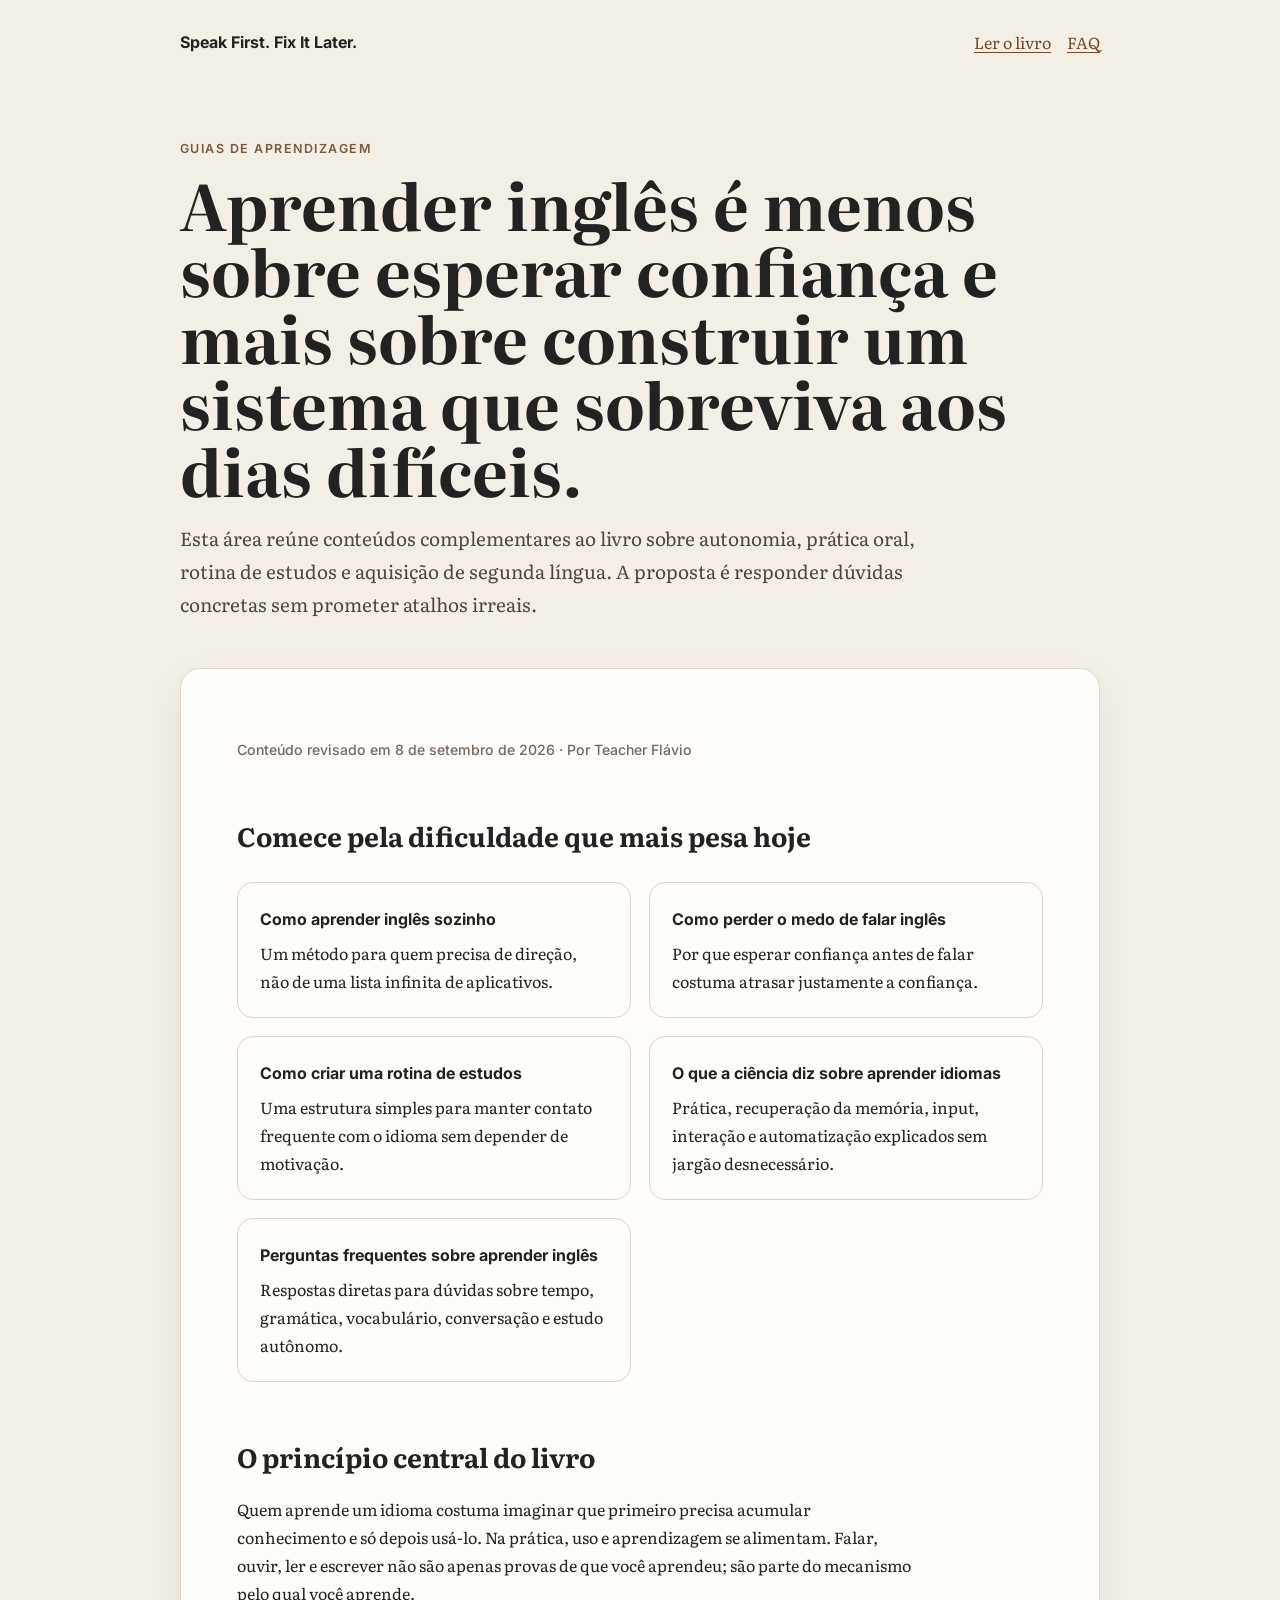
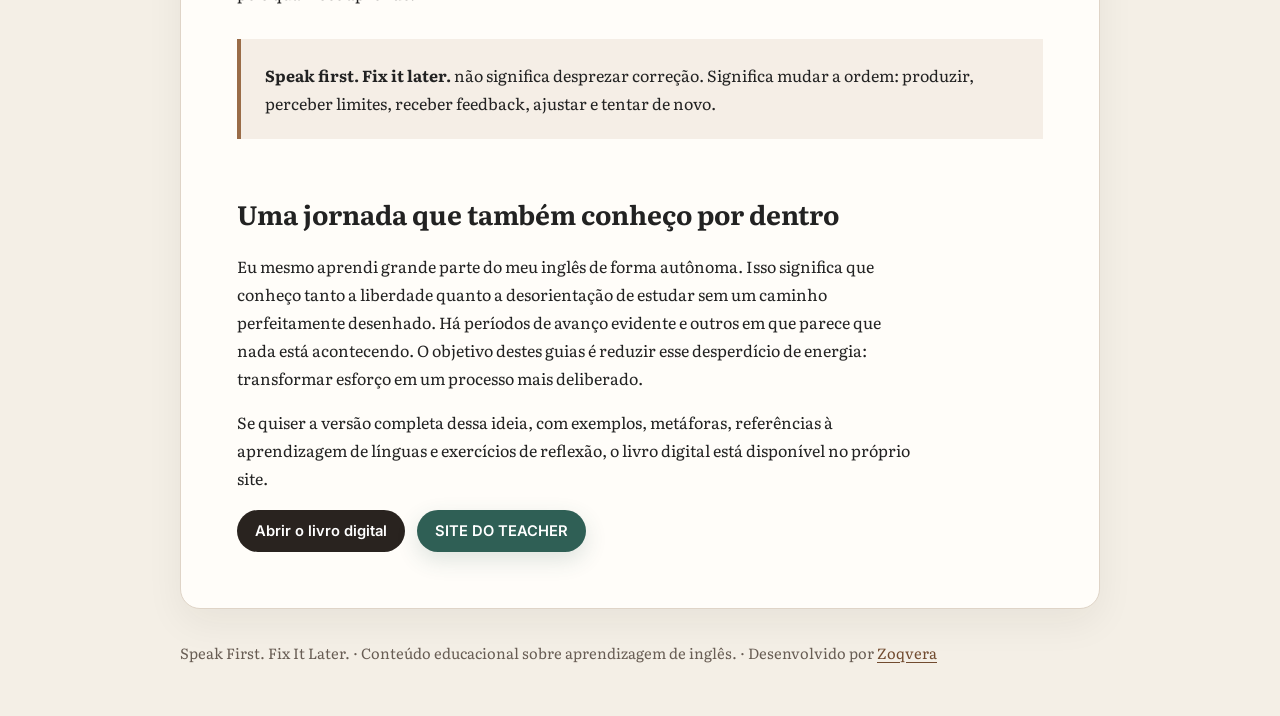
<file: conteudos/index.html>
<!doctype html><html lang="pt-BR"><head><meta charset="utf-8"><meta name="viewport" content="width=device-width,initial-scale=1"><title>Como aprender inglês melhor | Speak First. Fix It Later.</title><meta name="description" content="Guias sobre como aprender inglês sozinho, criar rotina de estudos, desenvolver coragem para falar e entender o que a ciência diz sobre aquisição de uma segunda língua."><meta name="author" content="Teacher Flavius"><meta name="robots" content="index,follow,max-image-preview:large,max-snippet:-1,max-video-preview:-1"><meta name="googlebot" content="index,follow,max-image-preview:large,max-snippet:-1,max-video-preview:-1"><link rel="canonical" href="https://zoqvera.github.io/Speak-First-Fix-it-Later/conteudos/"><link rel="alternate" hreflang="pt-BR" href="https://zoqvera.github.io/Speak-First-Fix-it-Later/conteudos/"><meta property="og:locale" content="pt_BR"><meta property="og:type" content="website"><meta property="og:site_name" content="Speak First. Fix It Later."><meta property="og:title" content="Como aprender inglês melhor | Speak First. Fix It Later."><meta property="og:description" content="Guias práticos sobre autonomia, conversação, rotina de estudos e ciência da aprendizagem de idiomas."><meta property="og:url" content="https://zoqvera.github.io/Speak-First-Fix-it-Later/conteudos/"><meta property="og:image" content="https://zoqvera.github.io/Speak-First-Fix-it-Later/capa.png"><meta property="og:image:alt" content="Capa do livro Speak First. Fix It Later."><meta name="twitter:card" content="summary_large_image"><meta name="twitter:title" content="Como aprender inglês melhor | Speak First. Fix It Later."><meta name="twitter:description" content="Guias práticos sobre autonomia, conversação, rotina de estudos e ciência da aprendizagem de idiomas."><meta name="twitter:image" content="https://zoqvera.github.io/Speak-First-Fix-it-Later/capa.png"><script type="application/ld+json">{"@context":"https://schema.org","@type":"CollectionPage","name":"Guias de aprendizagem | Speak First. Fix It Later.","description":"Guias sobre aprendizagem autônoma de inglês, prática oral, rotina de estudos e ciência da aprendizagem de idiomas.","url":"https://zoqvera.github.io/Speak-First-Fix-it-Later/conteudos/","inLanguage":"pt-BR","isPartOf":{"@type":"WebSite","name":"Speak First. Fix It Later.","url":"https://zoqvera.github.io/Speak-First-Fix-it-Later/"},"author":{"@type":"Person","name":"Teacher Flavius","url":"https://teacherflavius.com/"},"hasPart":[{"@type":"Article","url":"https://zoqvera.github.io/Speak-First-Fix-it-Later/aprender-ingles-sozinho/","name":"Como aprender inglês sozinho"},{"@type":"Article","url":"https://zoqvera.github.io/Speak-First-Fix-it-Later/como-perder-o-medo-de-falar-ingles/","name":"Como perder o medo de falar inglês"},{"@type":"Article","url":"https://zoqvera.github.io/Speak-First-Fix-it-Later/rotina-de-estudos-em-ingles/","name":"Rotina de estudos em inglês"},{"@type":"Article","url":"https://zoqvera.github.io/Speak-First-Fix-it-Later/ciencia-da-aprendizagem-de-idiomas/","name":"Ciência da aprendizagem de idiomas"},{"@type":"FAQPage","url":"https://zoqvera.github.io/Speak-First-Fix-it-Later/faq-aprender-ingles/","name":"Perguntas frequentes sobre aprender inglês"}]}</script><link rel="preconnect" href="https://fonts.googleapis.com"><link rel="preconnect" href="https://fonts.gstatic.com" crossorigin><link href="https://fonts.googleapis.com/css2?family=Literata:opsz,wght@7..72,400;7..72,600&family=Inter:wght@500;600;700&display=swap" rel="stylesheet"><link rel="stylesheet" href="../seo-content.css"></head><body><header class="seo-header"><a class="seo-brand" href="../">Speak First. Fix It Later.</a><nav class="seo-nav"><a href="../">Ler o livro</a><a href="../faq-aprender-ingles/">FAQ</a></nav></header><main class="seo-main"><section class="hero"><p class="eyebrow">Guias de aprendizagem</p><h1>Aprender inglês é menos sobre esperar confiança e mais sobre construir um sistema que sobreviva aos dias difíceis.</h1><p class="lead">Esta área reúne conteúdos complementares ao livro sobre autonomia, prática oral, rotina de estudos e aquisição de segunda língua. A proposta é responder dúvidas concretas sem prometer atalhos irreais.</p></section><section class="content"><p class="meta">Conteúdo revisado em 8 de setembro de 2026 · Por Teacher Flávio</p><h2>Comece pela dificuldade que mais pesa hoje</h2><div class="cards"><a class="card" href="../aprender-ingles-sozinho/"><strong>Como aprender inglês sozinho</strong><span>Um método para quem precisa de direção, não de uma lista infinita de aplicativos.</span></a><a class="card" href="../como-perder-o-medo-de-falar-ingles/"><strong>Como perder o medo de falar inglês</strong><span>Por que esperar confiança antes de falar costuma atrasar justamente a confiança.</span></a><a class="card" href="../rotina-de-estudos-em-ingles/"><strong>Como criar uma rotina de estudos</strong><span>Uma estrutura simples para manter contato frequente com o idioma sem depender de motivação.</span></a><a class="card" href="../ciencia-da-aprendizagem-de-idiomas/"><strong>O que a ciência diz sobre aprender idiomas</strong><span>Prática, recuperação da memória, input, interação e automatização explicados sem jargão desnecessário.</span></a><a class="card" href="../faq-aprender-ingles/"><strong>Perguntas frequentes sobre aprender inglês</strong><span>Respostas diretas para dúvidas sobre tempo, gramática, vocabulário, conversação e estudo autônomo.</span></a></div><h2>O princípio central do livro</h2><p>Quem aprende um idioma costuma imaginar que primeiro precisa acumular conhecimento e só depois usá-lo. Na prática, uso e aprendizagem se alimentam. Falar, ouvir, ler e escrever não são apenas provas de que você aprendeu; são parte do mecanismo pelo qual você aprende.</p><div class="callout"><strong>Speak first. Fix it later.</strong> não significa desprezar correção. Significa mudar a ordem: produzir, perceber limites, receber feedback, ajustar e tentar de novo.</div><h2>Uma jornada que também conheço por dentro</h2><p>Eu mesmo aprendi grande parte do meu inglês de forma autônoma. Isso significa que conheço tanto a liberdade quanto a desorientação de estudar sem um caminho perfeitamente desenhado. Há períodos de avanço evidente e outros em que parece que nada está acontecendo. O objetivo destes guias é reduzir esse desperdício de energia: transformar esforço em um processo mais deliberado.</p><p>Se quiser a versão completa dessa ideia, com exemplos, metáforas, referências à aprendizagem de línguas e exercícios de reflexão, o livro digital está disponível no próprio site.</p><div class="cta-row"><a class="book-cta" href="../">Abrir o livro digital</a><a class="teacher-cta" href="https://teacherflavius.com" target="_blank" rel="noopener noreferrer">SITE DO TEACHER</a></div></section></main><footer class="seo-footer">Speak First. Fix It Later. · Conteúdo educacional sobre aprendizagem de inglês. · Desenvolvido por <a class="text-link" href="https://zoqvera.com" target="_blank" rel="noopener noreferrer">Zoqvera</a></footer></body></html>
</file>
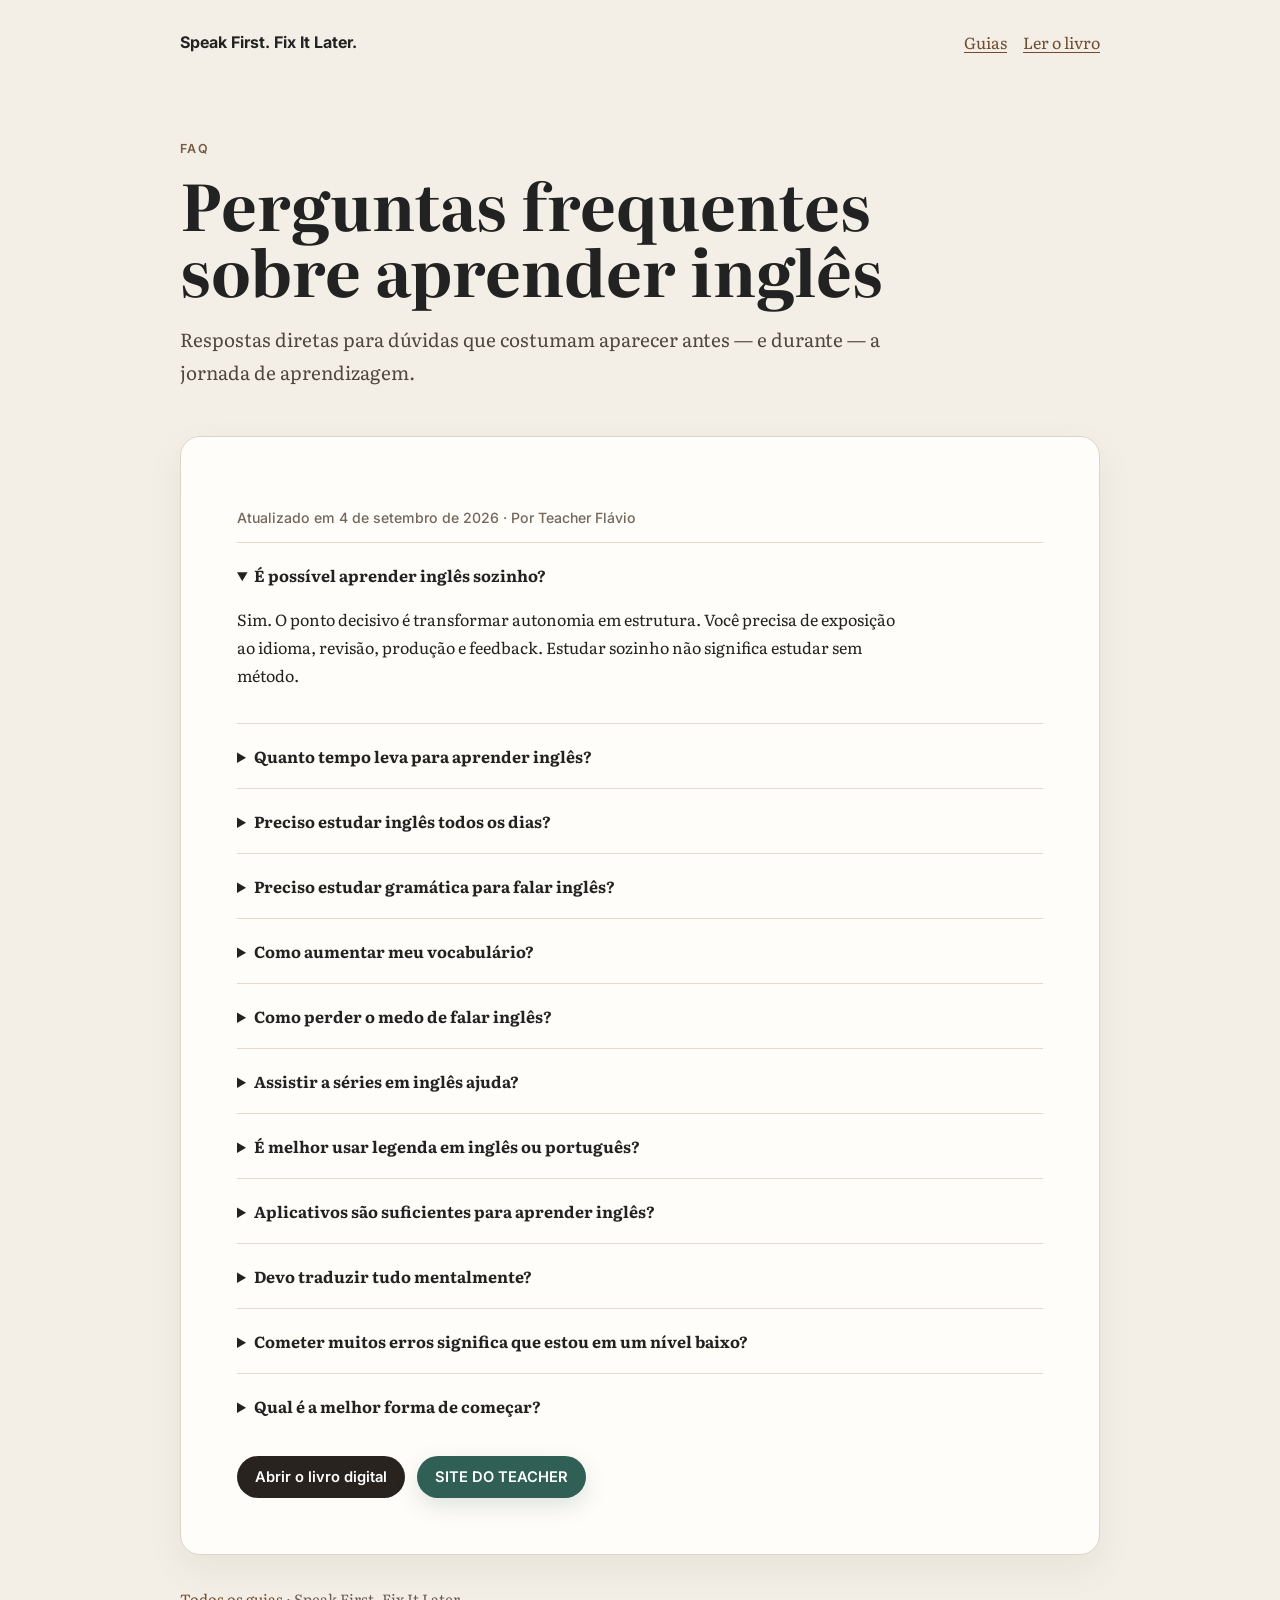
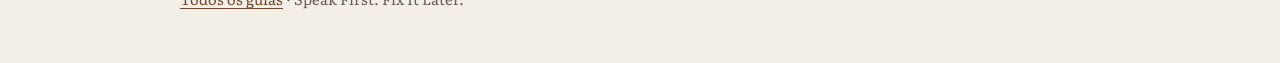
<file: faq-aprender-ingles/index.html>
<!doctype html><html lang="pt-BR"><head><meta charset="utf-8"><meta name="viewport" content="width=device-width,initial-scale=1"><title>Perguntas frequentes sobre aprender inglês</title><meta name="description" content="Respostas objetivas para dúvidas frequentes sobre tempo para aprender inglês, estudar sozinho, vocabulário, gramática, conversação e medo de errar."><meta name="robots" content="index,follow,max-image-preview:large"><link rel="canonical" href="https://zoqvera.github.io/Speak-First-Fix-it-Later/faq-aprender-ingles/"><meta property="og:locale" content="pt_BR"><meta property="og:type" content="website"><meta property="og:site_name" content="Speak First. Fix It Later."><meta property="og:title" content="Perguntas frequentes sobre aprender inglês"><meta property="og:description" content="Respostas diretas para dúvidas sobre tempo de aprendizagem, gramática, vocabulário, conversação, rotina e estudo autônomo."><meta property="og:url" content="https://zoqvera.github.io/Speak-First-Fix-it-Later/faq-aprender-ingles/"><meta property="og:image" content="https://zoqvera.github.io/Speak-First-Fix-it-Later/capa.png"><meta name="twitter:card" content="summary_large_image"><link rel="preconnect" href="https://fonts.googleapis.com"><link rel="preconnect" href="https://fonts.gstatic.com" crossorigin><link href="https://fonts.googleapis.com/css2?family=Literata:opsz,wght@7..72,400;7..72,600&family=Inter:wght@500;600;700&display=swap" rel="stylesheet"><link rel="stylesheet" href="../seo-content.css"><script type="application/ld+json">{"@context":"https://schema.org","@type":"FAQPage","mainEntity":[{"@type":"Question","name":"É possível aprender inglês sozinho?","acceptedAnswer":{"@type":"Answer","text":"Sim. A aprendizagem autônoma pode funcionar quando há exposição frequente ao idioma, prática ativa, revisão e algum mecanismo de feedback. Autonomia não significa ausência de estrutura."}},{"@type":"Question","name":"Quanto tempo leva para aprender inglês?","acceptedAnswer":{"@type":"Answer","text":"Não existe um prazo universal. O tempo depende do ponto de partida, frequência de contato, qualidade da prática, objetivo, contexto de uso e quantidade de horas acumuladas."}},{"@type":"Question","name":"Preciso estudar gramática para falar inglês?","acceptedAnswer":{"@type":"Answer","text":"Gramática ajuda a perceber padrões e organizar conhecimento, mas falar exige também prática de recuperação e produção em tempo real. Saber explicar uma regra não garante conseguir usá-la durante uma conversa."}},{"@type":"Question","name":"Como perder o medo de falar inglês?","acceptedAnswer":{"@type":"Answer","text":"A confiança tende a crescer depois de experiências repetidas de fala. Começar com tarefas curtas, aceitar hesitação e usar feedback seletivo costuma ser mais útil do que esperar se sentir pronto."}},{"@type":"Question","name":"É melhor estudar inglês todos os dias?","acceptedAnswer":{"@type":"Answer","text":"Contato frequente costuma ser útil porque cria reencontros com o idioma. A duração pode variar: sessões menores e sustentáveis podem ser mais realistas do que planos longos que não se mantêm."}}]}</script></head><body><header class="seo-header"><a class="seo-brand" href="../">Speak First. Fix It Later.</a><nav class="seo-nav"><a href="../conteudos/">Guias</a><a href="../">Ler o livro</a></nav></header><main class="seo-main"><section class="hero"><p class="eyebrow">FAQ</p><h1>Perguntas frequentes sobre aprender inglês</h1><p class="lead">Respostas diretas para dúvidas que costumam aparecer antes — e durante — a jornada de aprendizagem.</p></section><article class="content faq"><p class="meta">Atualizado em 4 de setembro de 2026 · Por Teacher Flávio</p><details open><summary>É possível aprender inglês sozinho?</summary><p>Sim. O ponto decisivo é transformar autonomia em estrutura. Você precisa de exposição ao idioma, revisão, produção e feedback. Estudar sozinho não significa estudar sem método.</p></details><details><summary>Quanto tempo leva para aprender inglês?</summary><p>Não existe um prazo único. O tempo depende do seu nível inicial, objetivo, frequência, quantidade de horas acumuladas e qualidade da prática. “Aprender inglês” também pode significar coisas muito diferentes: viajar, conversar, trabalhar, estudar academicamente ou atingir alta precisão.</p></details><details><summary>Preciso estudar inglês todos os dias?</summary><p>Não há uma regra absoluta, mas contato frequente é útil. Para muitas pessoas, sessões menores várias vezes por semana funcionam melhor do que uma sessão longa seguida por vários dias sem contato.</p></details><details><summary>Preciso estudar gramática para falar inglês?</summary><p>Gramática pode acelerar a percepção de padrões, mas não substitui prática. Você pode saber explicar uma regra e ainda não conseguir acessá-la rapidamente durante uma conversa. O uso precisa ser treinado.</p></details><details><summary>Como aumentar meu vocabulário?</summary><p>Encontre palavras em contexto, volte a elas em intervalos, tente recuperá-las sem olhar e use-as em novas frases. Conhecer uma palavra envolve mais do que saber uma tradução.</p></details><details><summary>Como perder o medo de falar inglês?</summary><p>Comece com situações de risco baixo e aumente a dificuldade progressivamente. Grave áudios curtos, fale com pessoas conhecidas, use palavras-chave em vez de roteiros completos e aceite que hesitação faz parte do processo.</p></details><details><summary>Assistir a séries em inglês ajuda?</summary><p>Ajuda quando a atividade oferece linguagem compreensível e você consegue acompanhar significado. Para aprender mais, selecione trechos, volte a expressões úteis, repita frases e tente resumir cenas com suas próprias palavras.</p></details><details><summary>É melhor usar legenda em inglês ou português?</summary><p>Depende do nível e do objetivo. Legenda em português pode preservar compreensão quando o áudio está muito acima do seu nível. Legenda em inglês ajuda a conectar som e forma escrita. O ideal é escolher a opção que mantém o material desafiador, mas ainda compreensível.</p></details><details><summary>Aplicativos são suficientes para aprender inglês?</summary><p>Podem ajudar, especialmente com frequência, vocabulário e prática estruturada. Mas um único aplicativo raramente cobre toda a competência comunicativa. Falar, ouvir fala real, negociar significado e receber feedback continuam importantes.</p></details><details><summary>Devo traduzir tudo mentalmente?</summary><p>No início, tradução é uma estratégia natural. Com exposição e prática, muitas relações entre forma e significado podem se tornar mais diretas. O objetivo não precisa ser “proibir” tradução, mas depender menos dela ao longo do tempo.</p></details><details><summary>Cometer muitos erros significa que estou em um nível baixo?</summary><p>Não necessariamente. Quem tenta estruturas mais complexas pode cometer mais erros justamente porque está se arriscando mais. Avalie também fluidez, compreensão, variedade de vocabulário, capacidade de reformular e sucesso comunicativo.</p></details><details><summary>Qual é a melhor forma de começar?</summary><p>Escolha uma rotina pequena e repetível. Para um plano completo, leia <a class="text-link" href="../aprender-ingles-sozinho/">como aprender inglês sozinho</a> e <a class="text-link" href="../rotina-de-estudos-em-ingles/">como criar uma rotina de estudos</a>.</p></details><div class="cta-row"><a class="book-cta" href="../">Abrir o livro digital</a><a class="teacher-cta" href="https://teacherflavius.com" target="_blank" rel="noopener noreferrer">SITE DO TEACHER</a></div></article></main><footer class="seo-footer"><a class="text-link" href="../conteudos/">Todos os guias</a> · Speak First. Fix It Later.</footer></body></html>
</file>
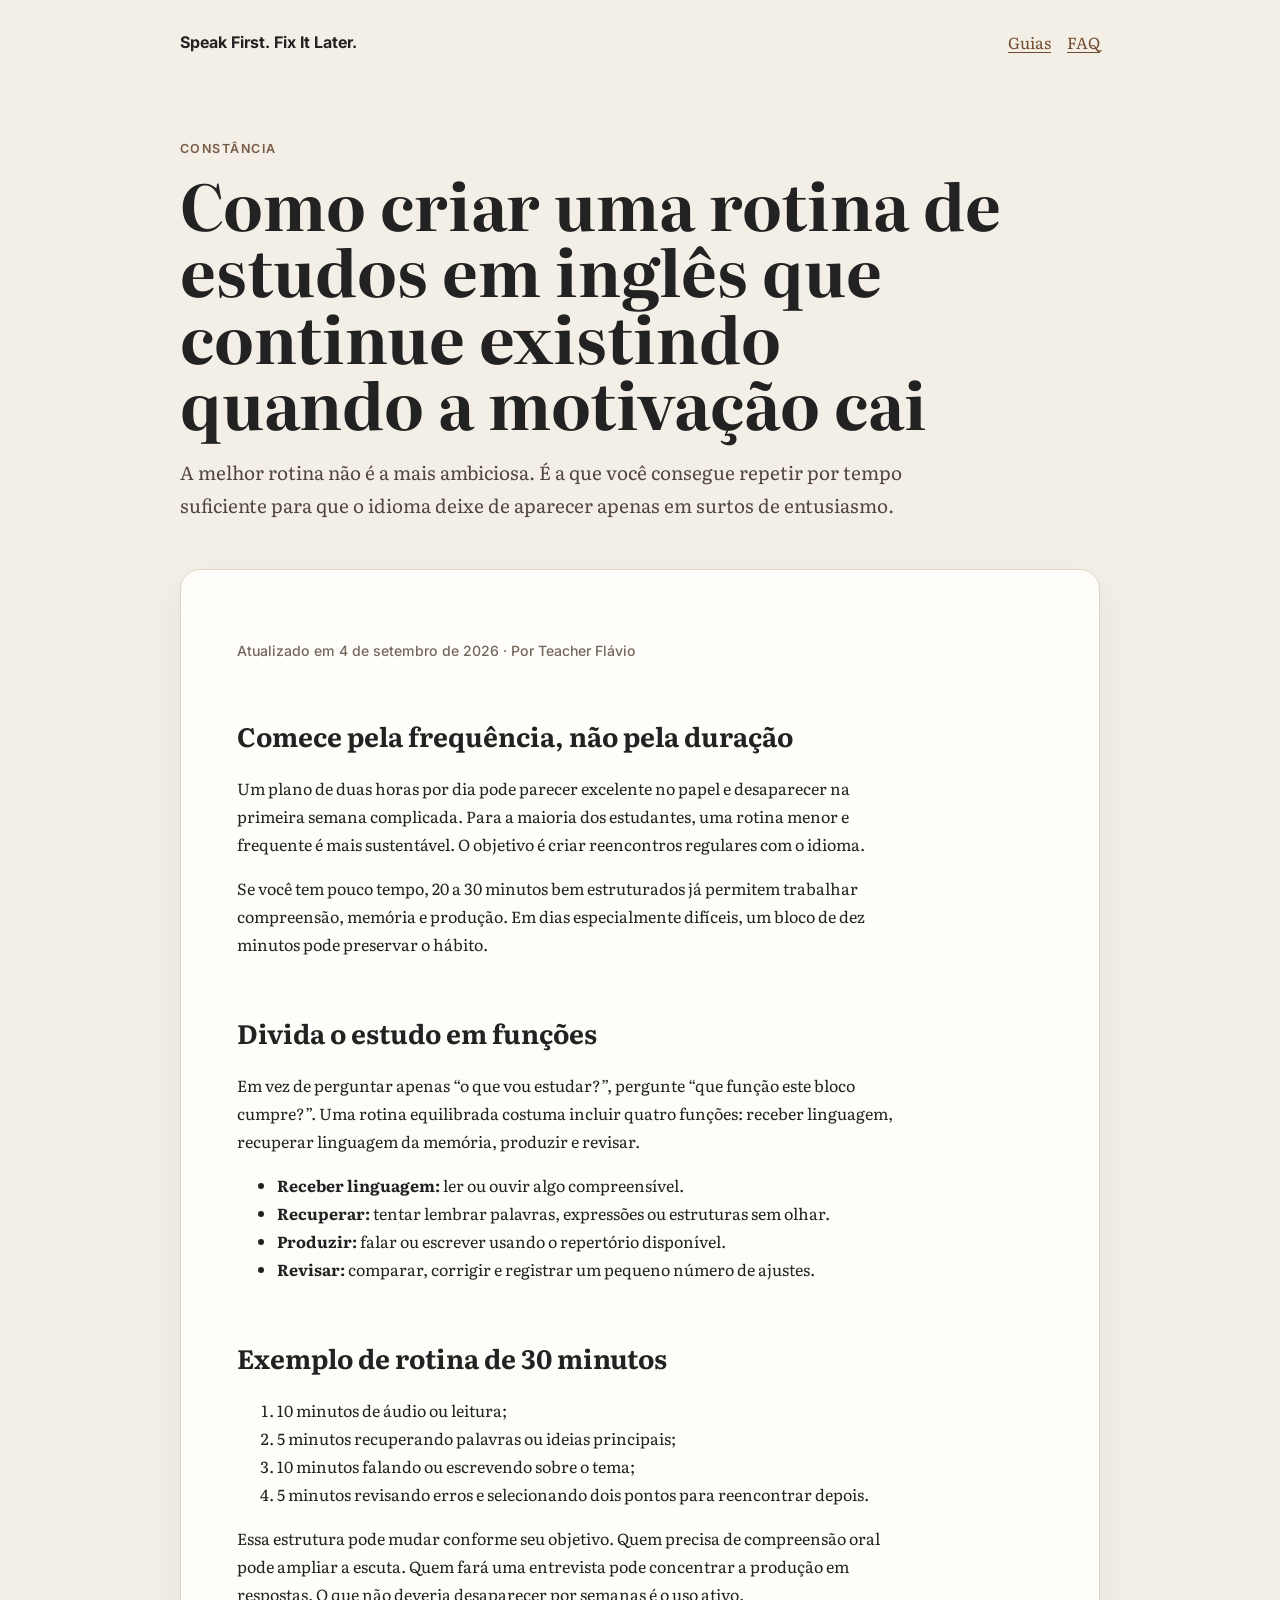
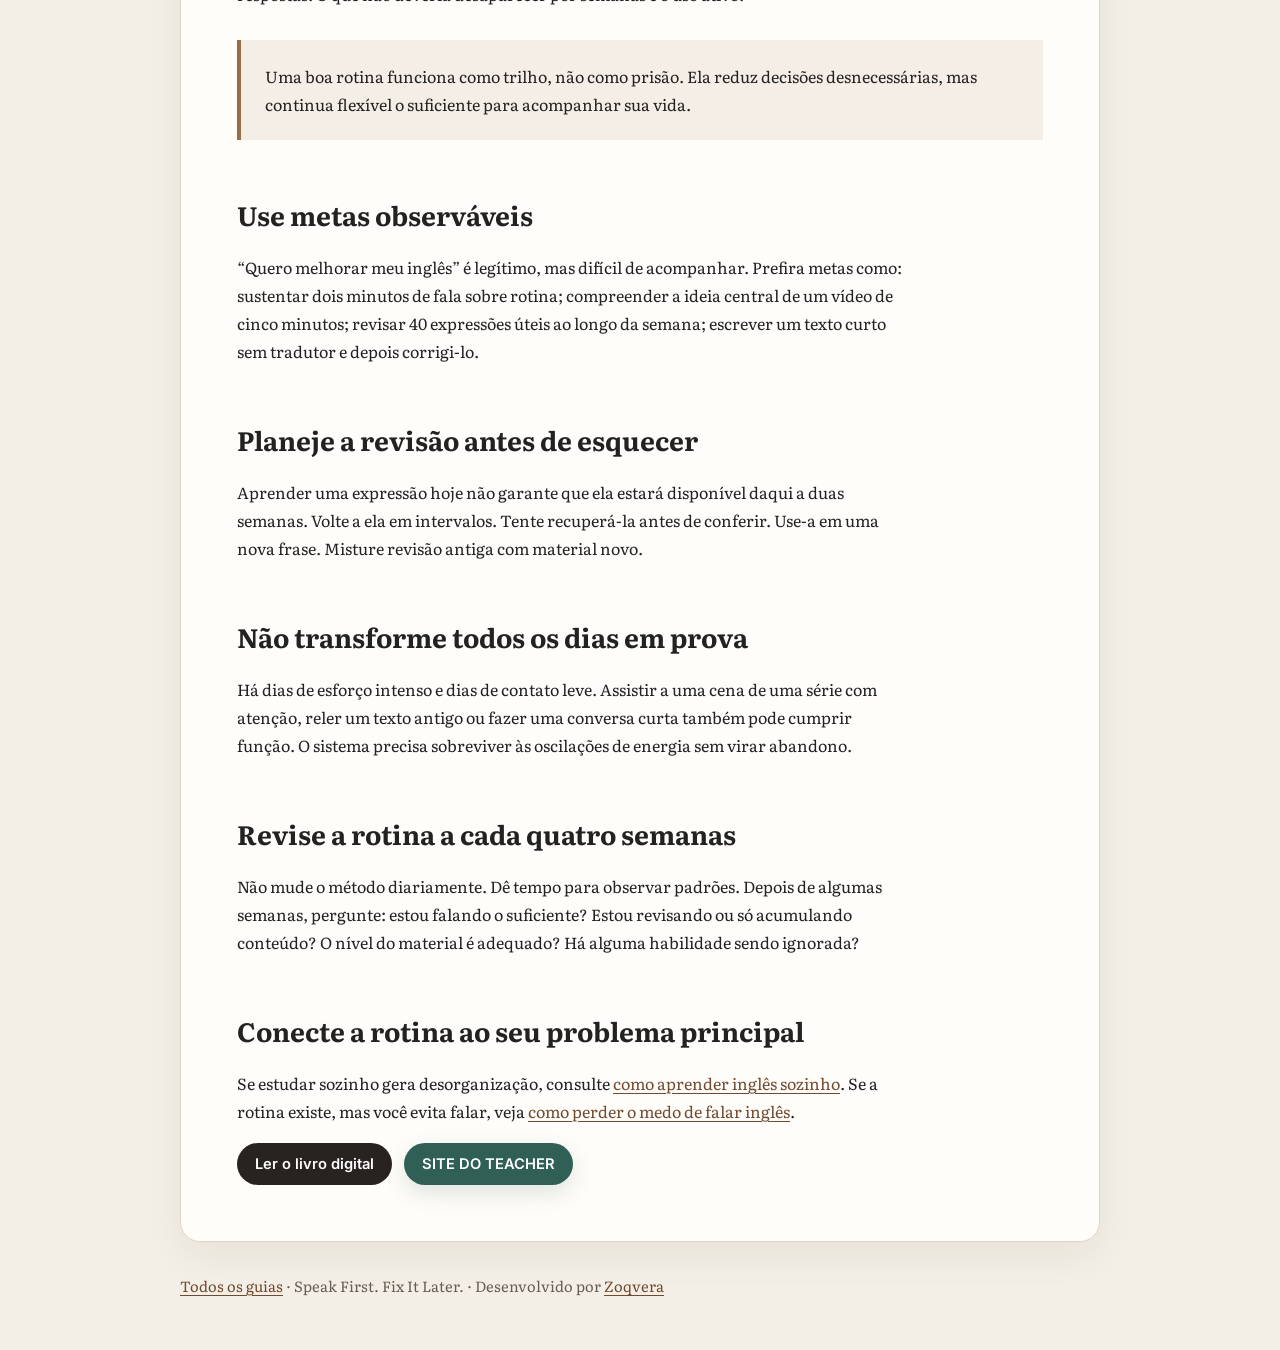
<file: rotina-de-estudos-em-ingles/index.html>
<!doctype html><html lang="pt-BR"><head><meta charset="utf-8"><meta name="viewport" content="width=device-width,initial-scale=1"><title>Rotina de estudos em inglês: como criar e manter</title><meta name="description" content="Aprenda a montar uma rotina de estudos em inglês que caiba na vida real, com prática frequente, revisão e metas mensuráveis."><meta name="robots" content="index,follow,max-image-preview:large"><link rel="canonical" href="https://zoqvera.github.io/Speak-First-Fix-it-Later/rotina-de-estudos-em-ingles/"><meta property="og:locale" content="pt_BR"><meta property="og:type" content="article"><meta property="og:site_name" content="Speak First. Fix It Later."><meta property="og:title" content="Rotina de estudos em inglês: como criar e manter"><meta property="og:description" content="Uma rotina sustentável de inglês com frequência, revisão, produção e metas observáveis."><meta property="og:url" content="https://zoqvera.github.io/Speak-First-Fix-it-Later/rotina-de-estudos-em-ingles/"><meta property="og:image" content="https://zoqvera.github.io/Speak-First-Fix-it-Later/capa.png"><meta name="twitter:card" content="summary_large_image"><script type="application/ld+json">{"@context":"https://schema.org","@type":"Article","headline":"Rotina de estudos em inglês: como criar e manter","description":"Uma rotina sustentável de inglês com frequência, revisão, produção e metas observáveis.","inLanguage":"pt-BR","dateModified":"2026-09-04","mainEntityOfPage":"https://zoqvera.github.io/Speak-First-Fix-it-Later/rotina-de-estudos-em-ingles/","author":{"@type":"Person","name":"Teacher Flavius","url":"https://teacherflavius.com/"},"isPartOf":{"@type":"WebSite","name":"Speak First. Fix It Later.","url":"https://zoqvera.github.io/Speak-First-Fix-it-Later/"}}</script><link rel="preconnect" href="https://fonts.googleapis.com"><link rel="preconnect" href="https://fonts.gstatic.com" crossorigin><link href="https://fonts.googleapis.com/css2?family=Literata:opsz,wght@7..72,400;7..72,600&family=Inter:wght@500;600;700&display=swap" rel="stylesheet"><link rel="stylesheet" href="../seo-content.css"></head><body><header class="seo-header"><a class="seo-brand" href="../">Speak First. Fix It Later.</a><nav class="seo-nav"><a href="../conteudos/">Guias</a><a href="../faq-aprender-ingles/">FAQ</a></nav></header><main class="seo-main"><section class="hero"><p class="eyebrow">Constância</p><h1>Como criar uma rotina de estudos em inglês que continue existindo quando a motivação cai</h1><p class="lead">A melhor rotina não é a mais ambiciosa. É a que você consegue repetir por tempo suficiente para que o idioma deixe de aparecer apenas em surtos de entusiasmo.</p></section><article class="content"><p class="meta">Atualizado em 4 de setembro de 2026 · Por Teacher Flávio</p><h2>Comece pela frequência, não pela duração</h2><p>Um plano de duas horas por dia pode parecer excelente no papel e desaparecer na primeira semana complicada. Para a maioria dos estudantes, uma rotina menor e frequente é mais sustentável. O objetivo é criar reencontros regulares com o idioma.</p><p>Se você tem pouco tempo, 20 a 30 minutos bem estruturados já permitem trabalhar compreensão, memória e produção. Em dias especialmente difíceis, um bloco de dez minutos pode preservar o hábito.</p><h2>Divida o estudo em funções</h2><p>Em vez de perguntar apenas “o que vou estudar?”, pergunte “que função este bloco cumpre?”. Uma rotina equilibrada costuma incluir quatro funções: receber linguagem, recuperar linguagem da memória, produzir e revisar.</p><ul><li><strong>Receber linguagem:</strong> ler ou ouvir algo compreensível.</li><li><strong>Recuperar:</strong> tentar lembrar palavras, expressões ou estruturas sem olhar.</li><li><strong>Produzir:</strong> falar ou escrever usando o repertório disponível.</li><li><strong>Revisar:</strong> comparar, corrigir e registrar um pequeno número de ajustes.</li></ul><h2>Exemplo de rotina de 30 minutos</h2><ol><li>10 minutos de áudio ou leitura;</li><li>5 minutos recuperando palavras ou ideias principais;</li><li>10 minutos falando ou escrevendo sobre o tema;</li><li>5 minutos revisando erros e selecionando dois pontos para reencontrar depois.</li></ol><p>Essa estrutura pode mudar conforme seu objetivo. Quem precisa de compreensão oral pode ampliar a escuta. Quem fará uma entrevista pode concentrar a produção em respostas. O que não deveria desaparecer por semanas é o uso ativo.</p><div class="callout">Uma boa rotina funciona como trilho, não como prisão. Ela reduz decisões desnecessárias, mas continua flexível o suficiente para acompanhar sua vida.</div><h2>Use metas observáveis</h2><p>“Quero melhorar meu inglês” é legítimo, mas difícil de acompanhar. Prefira metas como: sustentar dois minutos de fala sobre rotina; compreender a ideia central de um vídeo de cinco minutos; revisar 40 expressões úteis ao longo da semana; escrever um texto curto sem tradutor e depois corrigi-lo.</p><h2>Planeje a revisão antes de esquecer</h2><p>Aprender uma expressão hoje não garante que ela estará disponível daqui a duas semanas. Volte a ela em intervalos. Tente recuperá-la antes de conferir. Use-a em uma nova frase. Misture revisão antiga com material novo.</p><h2>Não transforme todos os dias em prova</h2><p>Há dias de esforço intenso e dias de contato leve. Assistir a uma cena de uma série com atenção, reler um texto antigo ou fazer uma conversa curta também pode cumprir função. O sistema precisa sobreviver às oscilações de energia sem virar abandono.</p><h2>Revise a rotina a cada quatro semanas</h2><p>Não mude o método diariamente. Dê tempo para observar padrões. Depois de algumas semanas, pergunte: estou falando o suficiente? Estou revisando ou só acumulando conteúdo? O nível do material é adequado? Há alguma habilidade sendo ignorada?</p><h2>Conecte a rotina ao seu problema principal</h2><p>Se estudar sozinho gera desorganização, consulte <a class="text-link" href="../aprender-ingles-sozinho/">como aprender inglês sozinho</a>. Se a rotina existe, mas você evita falar, veja <a class="text-link" href="../como-perder-o-medo-de-falar-ingles/">como perder o medo de falar inglês</a>.</p><div class="cta-row"><a class="book-cta" href="../">Ler o livro digital</a><a class="teacher-cta" href="https://teacherflavius.com" target="_blank" rel="noopener noreferrer">SITE DO TEACHER</a></div></article></main><footer class="seo-footer"><a class="text-link" href="../conteudos/">Todos os guias</a> · Speak First. Fix It Later. · Desenvolvido por <a class="text-link" href="https://zoqvera.com" target="_blank" rel="noopener noreferrer">Zoqvera</a></footer></body></html>
</file>
<file: styles.css>
:root {
  --bg: #efe9df;
  --paper: #fffdf8;
  --ink: #23211e;
  --muted: #777066;
  --line: #ded7cc;
  --accent: #2f5f55;
  --danger: #b42318;
  --shadow: 0 28px 70px rgba(48, 39, 28, 0.18);
}

* { box-sizing: border-box; }
html, body { min-height: 100%; }

body {
  margin: 0;
  background:
    radial-gradient(circle at top, rgba(255,255,255,.7), transparent 38%),
    var(--bg);
  color: var(--ink);
  font-family: "Inter", system-ui, sans-serif;
  overflow: hidden;
}

button,
input { font: inherit; }

.reader-shell {
  width: min(1320px, calc(100% - 28px));
  height: 100dvh;
  margin: 0 auto;
  padding: 16px 0 12px;
  display: grid;
  grid-template-rows: auto minmax(0, 1fr) auto auto;
  gap: 9px;
}

.site-header,
.reader-controls,
.page-topbar,
.page-footer,
.toc__header {
  display: flex;
  align-items: center;
  justify-content: space-between;
}

.site-header { min-height: 48px; }
.site-header h1,
.toc h2 { margin: 0; font-family: "Literata", Georgia, serif; }
.site-header h1 { font-size: clamp(1.2rem, 1.8vw, 1.55rem); }
.eyebrow { margin: 0 0 3px; font-size: .68rem; letter-spacing: .14em; text-transform: uppercase; color: var(--muted); }

.icon-button,
.nav-button {
  border: 1px solid rgba(56,48,39,.12);
  background: rgba(255,255,255,.72);
  color: var(--ink);
  cursor: pointer;
  transition: transform .18s ease, background .18s ease, opacity .18s ease;
}

.icon-button { width: 40px; height: 40px; border-radius: 50%; }
.icon-button:hover,
.nav-button:hover { background: #fff; transform: translateY(-1px); }

.book-stage {
  position: relative;
  min-height: 0;
  display: grid;
  grid-template-columns: 54px minmax(0, 1080px) 54px;
  justify-content: center;
  align-items: stretch;
  gap: 16px;
  perspective: 1800px;
}

.book {
  position: relative;
  min-height: 0;
  height: 100%;
  transform-style: preserve-3d;
}

.page {
  position: relative;
  min-height: 0;
  height: 100%;
  padding: 22px 46px 18px;
  display: flex;
  flex-direction: column;
  background:
    linear-gradient(90deg, rgba(0,0,0,.025), transparent 3%, transparent 97%, rgba(0,0,0,.02)),
    var(--paper);
  border: 1px solid rgba(66, 56, 44, .12);
  border-radius: 6px 12px 12px 6px;
  box-shadow: var(--shadow);
  transform-origin: left center;
  backface-visibility: hidden;
  overflow: hidden;
}

.page::after {
  content: "";
  position: absolute;
  left: 0;
  top: 0;
  bottom: 0;
  width: 10px;
  background: linear-gradient(90deg, rgba(42,34,25,.09), transparent);
  border-radius: 6px 0 0 6px;
  pointer-events: none;
}

.page.turn-next { animation: turnNext .62s cubic-bezier(.52,.05,.35,1); }
.page.turn-prev { animation: turnPrev .62s cubic-bezier(.52,.05,.35,1); }

@keyframes turnNext {
  0% { transform: rotateY(0deg); opacity: 1; }
  48% { transform: rotateY(-72deg); opacity: .82; }
  49% { opacity: .2; }
  50% { transform: rotateY(72deg); opacity: .2; }
  100% { transform: rotateY(0deg); opacity: 1; }
}

@keyframes turnPrev {
  0% { transform: rotateY(0deg); opacity: 1; }
  48% { transform: rotateY(72deg); opacity: .82; }
  49% { opacity: .2; }
  50% { transform: rotateY(-72deg); opacity: .2; }
  100% { transform: rotateY(0deg); opacity: 1; }
}

.page-topbar {
  flex: 0 0 auto;
  min-height: 34px;
  padding-bottom: 10px;
  border-bottom: 1px solid var(--line);
  color: var(--muted);
  font-size: .78rem;
}

.timer {
  min-width: 78px;
  padding: 10px 14px;
  border: 1px solid rgba(47,95,85,.18);
  border-radius: 999px;
  background: rgba(255,253,248,.94);
  color: var(--accent);
  font-weight: 600;
  text-align: center;
  font-variant-numeric: tabular-nums;
  cursor: pointer;
  box-shadow: 0 10px 30px rgba(48,39,28,.16);
  backdrop-filter: blur(10px);
  transition: transform .18s ease, background .18s ease, color .18s ease, box-shadow .18s ease;
}

.timer:hover { transform: translateY(-1px); box-shadow: 0 14px 34px rgba(48,39,28,.2); }
.timer.is-running { background: #eef5f2; }
.timer.is-expired { background: #fee4e2; color: var(--danger); border-color: rgba(180,35,24,.22); }
.timer--floating { position: fixed; z-index: 30; top: 16px; right: 16px; }

.page-content {
  flex: 1 1 auto;
  min-height: 0;
  padding: 20px 0 14px;
  overflow: hidden;
  font-family: "Literata", Georgia, serif;
  font-size: 17px;
  line-height: 1.54;
  letter-spacing: .002em;
  hyphens: auto;
}

.page-content h2 {
  margin: 0 0 .8em;
  font-size: 1.72em;
  line-height: 1.14;
}

.page-content p { margin: 0 0 .78em; }
.page-content p:last-child { margin-bottom: 0; }
.page-content .chapter-kicker {
  margin-bottom: .55em;
  font-family: "Inter", sans-serif;
  color: var(--accent);
  font-size: .66em;
  text-transform: uppercase;
  letter-spacing: .12em;
  font-weight: 600;
}

.page-content--measure {
  position: fixed !important;
  z-index: -1000;
  left: -100000px;
  top: 0;
  flex: none;
  visibility: hidden;
  pointer-events: none;
  overflow: hidden;
}

.page-footer {
  position: static;
  flex: 0 0 auto;
  min-height: 30px;
  padding-top: 10px;
  border-top: 1px solid var(--line);
  color: var(--muted);
  font-size: .68rem;
}

.nav-button {
  width: 50px;
  height: 50px;
  align-self: center;
  border-radius: 50%;
  font-family: Georgia, serif;
  font-size: 2rem;
  line-height: 1;
}
.nav-button:disabled { opacity: .3; cursor: default; transform: none; }

.reader-controls {
  width: min(1080px, calc(100% - 132px));
  min-height: 34px;
  margin: 0 auto;
  gap: 14px;
  color: var(--muted);
  font-size: .75rem;
}

.progress-track { flex: 1; height: 4px; overflow: hidden; border-radius: 999px; background: rgba(69,58,45,.12); }
.progress-bar { height: 100%; width: 0; background: var(--accent); transition: width .3s ease; }

.page-jump {
  display: flex;
  align-items: center;
  gap: 6px;
  flex: 0 0 auto;
  color: var(--muted);
}
.page-jump label { font-size: .72rem; }
.page-jump input {
  width: 64px;
  height: 30px;
  padding: 4px 7px;
  border: 1px solid var(--line);
  border-radius: 8px;
  background: rgba(255,255,255,.72);
  color: var(--ink);
  text-align: center;
  font-variant-numeric: tabular-nums;
  outline: none;
}
.page-jump input:focus { border-color: rgba(47,95,85,.55); box-shadow: 0 0 0 3px rgba(47,95,85,.1); }
.page-jump button {
  height: 30px;
  padding: 0 10px;
  border: 0;
  border-radius: 8px;
  background: var(--accent);
  color: #fff;
  font-size: .72rem;
  font-weight: 600;
  cursor: pointer;
}
.page-jump button:hover { filter: brightness(1.06); }
.page-jump.is-invalid input { border-color: rgba(180,35,24,.7); box-shadow: 0 0 0 3px rgba(180,35,24,.08); }

.digital-book-footer {
  width: min(1080px, calc(100% - 132px));
  min-height: 24px;
  margin: 0 auto;
  display: flex;
  align-items: center;
  justify-content: space-between;
  gap: 18px;
  border-top: 1px solid rgba(69,58,45,.12);
}

.learning-guides-link {
  padding-top: 7px;
  color: var(--accent);
  font-size: .68rem;
  font-weight: 600;
  letter-spacing: .08em;
  text-decoration: none;
}
.learning-guides-link:hover { text-decoration: underline; }

.footer-credit {
  padding-top: 7px;
  color: var(--muted);
  font-size: .64rem;
  white-space: nowrap;
}
.footer-credit a {
  color: var(--accent);
  font-weight: 600;
  text-decoration: none;
}
.footer-credit a:hover { text-decoration: underline; }

.toc {
  position: fixed;
  z-index: 40;
  top: 0;
  right: 0;
  width: min(390px, 92vw);
  height: 100dvh;
  padding: 28px;
  overflow-y: auto;
  background: #fbf8f2;
  box-shadow: -18px 0 50px rgba(42,34,25,.16);
  transform: translateX(102%);
  transition: transform .28s ease;
}
.toc.is-open { transform: translateX(0); }
.toc__list { margin-top: 26px; display: grid; gap: 8px; }
.toc__list button { padding: 12px 14px; border: 0; border-radius: 10px; background: transparent; text-align: left; cursor: pointer; }
.toc__list button:hover { background: #f0ebe2; }
.overlay { position: fixed; z-index: 35; inset: 0; background: rgba(28,23,18,.34); }

@media (max-width: 820px) {
  body { overflow: hidden; }
  .reader-shell {
    width: calc(100% - 14px);
    height: 100dvh;
    padding: 8px 0 6px;
    gap: 5px;
  }
  .site-header { min-height: 42px; padding-right: 82px; }
  .site-header h1 { font-size: 1.05rem; }
  .eyebrow { font-size: .58rem; }
  .book-stage { grid-template-columns: 1fr; gap: 0; min-height: 0; }
  .book { height: 100%; min-height: 0; }
  .page { height: 100%; min-height: 0; padding: 16px 19px 12px; border-radius: 4px; }
  .page-topbar { min-height: 30px; padding-bottom: 8px; font-size: .7rem; }
  .page-content { padding: 15px 0 10px; font-size: 16px; line-height: 1.58; }
  .page-content h2 { font-size: 1.52em; margin-bottom: .7em; }
  .page-content p { margin-bottom: .72em; }
  .page-footer { min-height: 26px; padding-top: 8px; font-size: .62rem; }
  .nav-button {
    position: fixed;
    z-index: 8;
    bottom: 14px;
    width: 46px;
    height: 46px;
    box-shadow: 0 8px 25px rgba(0,0,0,.14);
  }
  .nav-button--left { left: 14px; }
  .nav-button--right { right: 14px; }
  .reader-controls { width: calc(100% - 118px); min-height: 30px; gap: 8px; }
  .progress-track { display: none; }
  .page-jump { margin-left: auto; }
  .page-jump label { display: none; }
  .page-jump input { width: 58px; }
  .digital-book-footer { width: calc(100% - 118px); min-height: 20px; gap: 10px; }
  .learning-guides-link { padding-top: 5px; font-size: .6rem; }
  .footer-credit { padding-top: 5px; font-size: .57rem; }
  .timer--floating { top: 10px; right: 10px; }
}

@media (max-height: 620px) and (min-width: 821px) {
  .reader-shell { padding-top: 8px; padding-bottom: 5px; gap: 5px; }
  .site-header { min-height: 38px; }
  .page { padding-top: 16px; padding-bottom: 12px; }
  .page-content { padding-top: 14px; padding-bottom: 10px; }
  .digital-book-footer { min-height: 18px; }
  .learning-guides-link,
  .footer-credit { padding-top: 4px; font-size: .62rem; }
}

@media (prefers-reduced-motion: reduce) {
  *, *::before, *::after { animation-duration: .001ms !important; transition-duration: .001ms !important; }
}
</file>
<file: cover-page.css>
.page-content.is-cover {
  display: flex;
  align-items: center;
  justify-content: center;
  padding: 0;
  overflow: hidden;
}

.book-cover-page {
  width: 100%;
  height: 100%;
  display: flex;
  align-items: center;
  justify-content: center;
}

.book-cover-image {
  display: block;
  width: 100%;
  height: 100%;
  max-width: none;
  max-height: none;
  object-fit: contain;
}

.page-content.is-rights-citation {
  display: flex;
  align-items: center;
  justify-content: center;
  padding: 34px 8%;
  overflow: hidden;
}

.rights-citation-page {
  width: min(760px, 100%);
  margin: 0 auto;
  font-family: "Literata", Georgia, serif;
  font-size: 1.05em;
  line-height: 1.7;
}

.rights-citation-page p {
  margin: 0 0 1.7em;
}

.rights-citation-page p:last-child {
  margin-bottom: 0;
}

.rights-citation-reference {
  padding-top: .35em;
  overflow-wrap: anywhere;
}

@media (max-width: 820px) {
  .page-content.is-cover {
    padding: 0;
  }

  .book-cover-image {
    width: 100%;
    height: 100%;
  }

  .page-content.is-rights-citation {
    padding: 24px 7%;
  }

  .rights-citation-page {
    font-size: .96em;
    line-height: 1.62;
  }

  .rights-citation-page p {
    margin-bottom: 1.45em;
  }
}
</file>
<file: part-dividers.css>
.page-content.is-part-divider {
  display: flex;
  flex-direction: column;
  align-items: center;
  justify-content: center;
  padding: 0 7%;
  text-align: center;
  hyphens: none;
}

.page-content.is-part-divider .chapter-kicker {
  margin: 0 0 .42em;
  max-width: 900px;
  font-family: "Literata", Georgia, serif;
  font-size: clamp(2.4rem, 5.4vw, 5rem);
  line-height: 1.05;
  letter-spacing: .02em;
  color: var(--ink);
  font-weight: 600;
  text-transform: uppercase;
}

.page-content.is-part-divider h2 {
  display: block;
  margin: 0;
  max-width: 860px;
  font-family: "Literata", Georgia, serif;
  font-size: clamp(1.15rem, 2.2vw, 2rem);
  line-height: 1.25;
  letter-spacing: .035em;
  color: var(--ink);
  font-weight: 400;
  text-transform: uppercase;
}

.page-content.is-part-divider > p:not(.chapter-kicker) {
  display: none;
}

@media (max-width: 820px) {
  .page-content.is-part-divider {
    padding: 0 9%;
  }

  .page-content.is-part-divider .chapter-kicker {
    font-size: clamp(2rem, 9vw, 3.5rem);
    line-height: 1.08;
  }

  .page-content.is-part-divider h2 {
    font-size: clamp(1rem, 4.8vw, 1.5rem);
    line-height: 1.28;
  }
}
</file>
<file: teacher-site-button.css>
.site-header {
  position: relative;
}

.site-header > div:first-child {
  min-width: 0;
  flex: 1 1 auto;
  padding-right: 220px;
}

.site-header__actions {
  position: absolute;
  right: 0;
  top: 50%;
  transform: translateY(-50%);
  display: flex;
  align-items: center;
  gap: 10px;
  margin-left: 0;
  flex: 0 0 auto;
}

.teacher-site-button {
  display: inline-flex;
  align-items: center;
  justify-content: center;
  min-height: 40px;
  padding: 0 16px;
  border: 1px solid rgba(47, 95, 85, .2);
  border-radius: 999px;
  background: var(--accent);
  color: #fff;
  font-size: .72rem;
  font-weight: 600;
  letter-spacing: .06em;
  text-decoration: none;
  white-space: nowrap;
  transition: transform .18s ease, filter .18s ease, box-shadow .18s ease;
}

.teacher-site-button:hover {
  transform: translateY(-1px);
  filter: brightness(1.06);
  box-shadow: 0 8px 20px rgba(47, 95, 85, .16);
}

.teacher-site-button:focus-visible {
  outline: 3px solid rgba(47, 95, 85, .22);
  outline-offset: 2px;
}

@media (max-width: 820px) {
  .site-header {
    padding-right: 0;
  }

  .site-header > div:first-child {
    width: calc(100% - 190px);
    padding-right: 14px;
  }

  .site-header__actions {
    gap: 7px;
  }

  .teacher-site-button {
    min-height: 36px;
    padding: 0 11px;
    font-size: .62rem;
    letter-spacing: .04em;
  }

  .site-header__actions .icon-button {
    width: 36px;
    height: 36px;
    flex: 0 0 36px;
  }
}

@media (max-width: 520px) {
  .site-header > div:first-child {
    width: calc(100% - 184px);
    padding-right: 12px;
  }

  .site-header h1 {
    max-width: 100%;
    overflow: hidden;
    text-overflow: ellipsis;
    white-space: nowrap;
  }

  .teacher-site-button {
    padding: 0 9px;
    font-size: .58rem;
  }
}
</file>
<file: reader-font-controls.css>
:root {
  --book-font-scale: 1;
}

.font-size-control {
  display: flex;
  align-items: center;
  gap: 6px;
  flex: 0 0 auto;
}

.font-size-control__label {
  font-size: .72rem;
  color: var(--muted);
}

.font-size-control__button {
  min-width: 32px;
  height: 30px;
  padding: 0 8px;
  border: 1px solid var(--line);
  border-radius: 8px;
  background: rgba(255,255,255,.72);
  color: var(--ink);
  font-family: "Inter", system-ui, sans-serif;
  font-size: .72rem;
  font-weight: 600;
  cursor: pointer;
}

.font-size-control__button:hover {
  background: #fff;
}

.font-size-control__button:focus-visible {
  outline: none;
  border-color: rgba(47,95,85,.55);
  box-shadow: 0 0 0 3px rgba(47,95,85,.1);
}

.font-size-control__button:disabled {
  opacity: .38;
  cursor: default;
}

.font-size-control__value {
  min-width: 42px;
  text-align: center;
  font-size: .7rem;
  color: var(--muted);
  font-variant-numeric: tabular-nums;
}

/* Somente o conteúdo textual do livro responde à preferência do leitor. */
.page-content {
  font-size: calc(17px * var(--book-font-scale));
}

@media (max-width: 820px) {
  .page-content {
    font-size: calc(16px * var(--book-font-scale));
  }

  .reader-controls {
    flex-wrap: wrap;
  }

  .font-size-control {
    order: 2;
  }

  .font-size-control__label {
    display: none;
  }

  .font-size-control__button {
    min-width: 30px;
    padding: 0 6px;
  }

  .font-size-control__value {
    min-width: 36px;
  }
}
</file>
<file: reader-transitions.css>
.transition-picker {
  display: flex;
  align-items: center;
  gap: 7px;
  flex: 0 0 auto;
  color: var(--muted);
}

.transition-picker label {
  font-size: .72rem;
}

.transition-picker select {
  height: 30px;
  padding: 0 28px 0 9px;
  border: 1px solid var(--line);
  border-radius: 8px;
  background: rgba(255,255,255,.72);
  color: var(--ink);
  font: inherit;
  font-size: .72rem;
  cursor: pointer;
  outline: none;
}

.transition-picker select:focus {
  border-color: rgba(47,95,85,.55);
  box-shadow: 0 0 0 3px rgba(47,95,85,.1);
}

/* A classe de direcao continua sendo aplicada pelo leitor; o modo escolhido
   define qual animacao ela recebe. */
body[data-page-transition="slide"] .page.turn-next {
  animation: pageSlideNext .46s cubic-bezier(.22,.61,.36,1);
}
body[data-page-transition="slide"] .page.turn-prev {
  animation: pageSlidePrev .46s cubic-bezier(.22,.61,.36,1);
}

body[data-page-transition="fade"] .page.turn-next,
body[data-page-transition="fade"] .page.turn-prev {
  animation: pageFade .34s ease;
}

body[data-page-transition="flip"] .page.turn-next {
  animation: turnNext .62s cubic-bezier(.52,.05,.35,1);
}
body[data-page-transition="flip"] .page.turn-prev {
  animation: turnPrev .62s cubic-bezier(.52,.05,.35,1);
}

body[data-page-transition="none"] .page.turn-next,
body[data-page-transition="none"] .page.turn-prev {
  animation: none !important;
}

@keyframes pageSlideNext {
  0% { transform: translateX(0); opacity: 1; }
  46% { transform: translateX(-42px); opacity: 0; }
  47% { transform: translateX(42px); opacity: 0; }
  100% { transform: translateX(0); opacity: 1; }
}

@keyframes pageSlidePrev {
  0% { transform: translateX(0); opacity: 1; }
  46% { transform: translateX(42px); opacity: 0; }
  47% { transform: translateX(-42px); opacity: 0; }
  100% { transform: translateX(0); opacity: 1; }
}

@keyframes pageFade {
  0% { opacity: 1; transform: scale(1); }
  49% { opacity: 0; transform: scale(.992); }
  50% { opacity: 0; transform: scale(1.008); }
  100% { opacity: 1; transform: scale(1); }
}

@media (max-width: 820px) {
  .transition-picker label { display: none; }
  .transition-picker select {
    width: 102px;
    padding-left: 7px;
    padding-right: 22px;
  }
}

@media (prefers-reduced-motion: reduce) {
  .transition-picker select { scroll-behavior: auto; }
}
</file>
<file: edge-page-navigation.css>
.book-stage {
  grid-template-columns: minmax(0, 1080px);
  gap: 0;
}

/*
  Os antigos botões visuais de navegação são removidos pelo JavaScript
  depois que o leitor inicializa. Mantê-los ocultos também no CSS evita
  que apareçam por alguns instantes durante o carregamento inicial.
*/
.nav-button {
  display: none !important;
}

.edge-navigation-enabled {
  cursor: default;
  touch-action: manipulation;
}

.edge-navigation-enabled::before,
.edge-navigation-enabled::after {
  content: "";
  position: absolute;
  top: 0;
  bottom: 0;
  width: clamp(56px, 16%, 140px);
  z-index: 3;
  pointer-events: none;
}

.edge-navigation-enabled::before { left: 0; }
.edge-navigation-enabled::after { right: 0; }

@media (max-width: 820px) {
  .book-stage { grid-template-columns: 1fr; }
}
</file>
<file: seo-content.css>
*{box-sizing:border-box}html{scroll-behavior:smooth}body{margin:0;background:#f4efe6;color:#222;font-family:Literata,Georgia,serif;line-height:1.75}.seo-header,.seo-main,.seo-footer{width:min(920px,calc(100% - 32px));margin-inline:auto}.seo-header{padding:28px 0 16px;display:flex;justify-content:space-between;gap:24px;align-items:center}.seo-brand{font-family:Inter,Arial,sans-serif;font-weight:700;color:#222;text-decoration:none}.seo-nav{display:flex;gap:16px;flex-wrap:wrap}.seo-nav a,.text-link{color:#714b2f;text-decoration-thickness:1px;text-underline-offset:3px}.hero{padding:56px 0 28px}.eyebrow{font:600 .78rem/1.4 Inter,Arial,sans-serif;letter-spacing:.12em;text-transform:uppercase;color:#785b45}.hero h1{font-size:clamp(2.15rem,5vw,4.4rem);line-height:1.04;max-width:850px;margin:.2em 0}.lead{font-size:1.18rem;max-width:760px;color:#4f463e}.content{background:#fffdf9;border:1px solid #dfd4c7;border-radius:20px;padding:clamp(24px,5vw,56px);box-shadow:0 14px 38px rgba(42,31,22,.06)}h2{font-size:1.65rem;line-height:1.25;margin-top:2.2em}h3{font-size:1.18rem;margin-top:1.8em}.content p,.content li{max-width:75ch}.callout{margin:32px 0;padding:22px 24px;border-left:4px solid #9a6c48;background:#f5eee6}.faq details{padding:18px 0;border-top:1px solid #e3d9ce}.faq summary{font-weight:700;cursor:pointer}.cards{display:grid;grid-template-columns:repeat(2,minmax(0,1fr));gap:18px;margin:30px 0}.card{display:block;padding:22px;border:1px solid #dfd4c7;border-radius:16px;background:#fffdf9;text-decoration:none;color:inherit}.card strong{display:block;font-family:Inter,Arial,sans-serif;margin-bottom:6px}.meta{font:500 .88rem/1.5 Inter,Arial,sans-serif;color:#74675c}.sources{font-size:.92rem}.seo-footer{padding:32px 0 50px;color:#685d54;font-size:.92rem}.cta-row{display:flex;flex-wrap:wrap;gap:12px;align-items:center;margin-top:18px}.book-cta,.teacher-cta{display:inline-block;padding:12px 18px;border-radius:999px;text-decoration:none;font:600 .92rem Inter,Arial,sans-serif}.book-cta{background:#29231f;color:#fff}.teacher-cta{background:#2f5f55;color:#fff;box-shadow:0 8px 22px rgba(47,95,85,.16)}.teacher-cta:hover,.book-cta:hover{filter:brightness(1.06);transform:translateY(-1px)}@media(max-width:680px){.seo-header{align-items:flex-start;flex-direction:column}.cards{grid-template-columns:1fr}.hero{padding-top:30px}.content{border-radius:14px}.cta-row{align-items:stretch;flex-direction:column}.book-cta,.teacher-cta{text-align:center;width:100%}}
</file>
